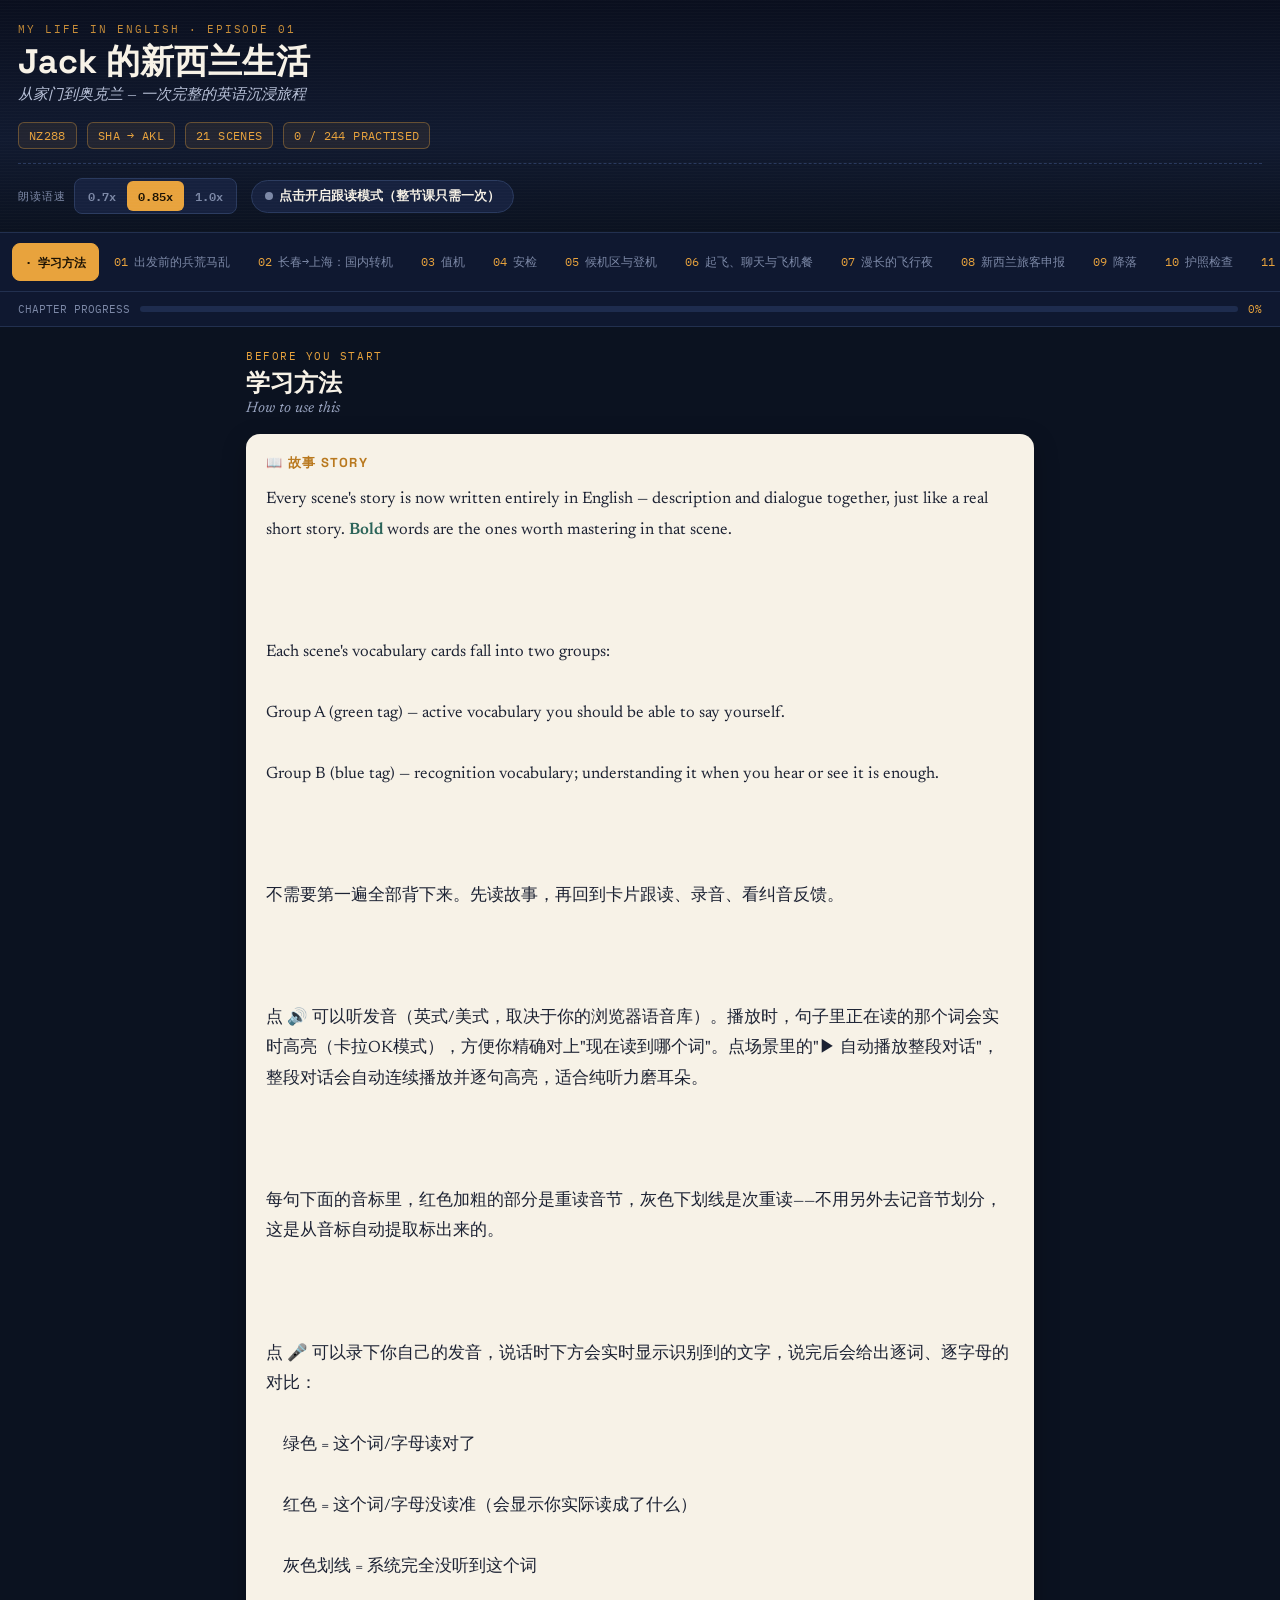
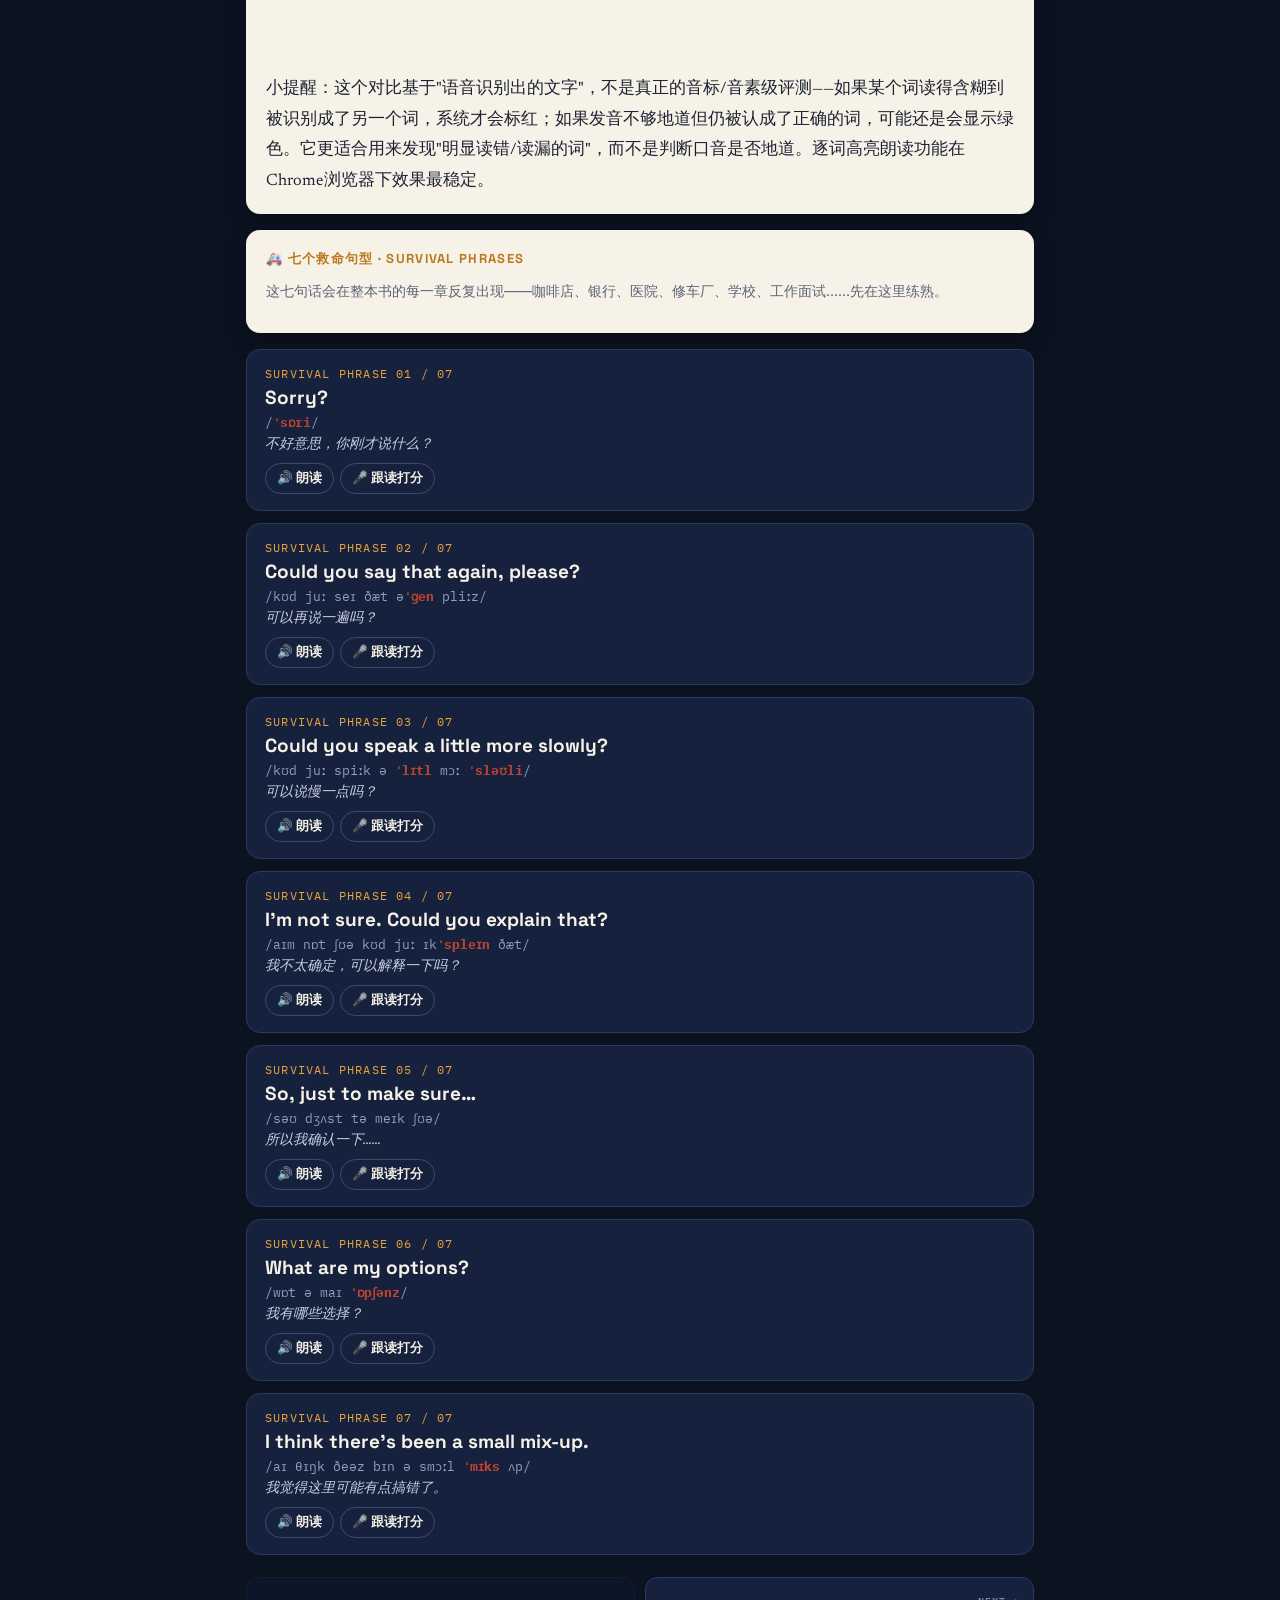
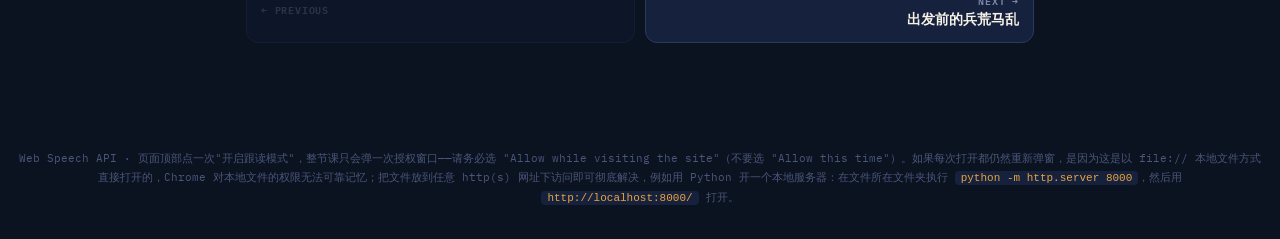
<file: vite-project/public/english.html>
<!DOCTYPE html>
<html lang="zh-CN">
<head>
<meta charset="UTF-8">
<meta name="viewport" content="width=device-width, initial-scale=1.0, maximum-scale=1.0">
<title>Jack 的新西兰生活 · Chapter 1</title>
<link rel="preconnect" href="https://fonts.googleapis.com">
<link href="https://fonts.googleapis.com/css2?family=Space+Grotesk:wght@500;700&family=IBM+Plex+Mono:wght@400;500;600&family=Newsreader:ital,opsz,wght@0,6..72,400;0,6..72,500;0,6..72,600;1,6..72,400&family=Inter:wght@400;500;600;700&display=swap" rel="stylesheet">
<style>
:root{
  --navy-950:#0B1220;
  --navy-900:#0F1830;
  --navy-800:#16213E;
  --navy-700:#1E2C4E;
  --paper:#F7F2E7;
  --paper-dim:#EFE6D2;
  --paper-line:#DED0AE;
  --ink:#1C2233;
  --ink-soft:#5B6478;
  --amber:#E8A33D;
  --amber-deep:#B9791F;
  --teal:#3E8E7E;
  --teal-deep:#2C6459;
  --coral:#C1442E;
  --blue:#3E6FA3;
  --radius:14px;
}
*{box-sizing:border-box;}
html,body{margin:0;padding:0;}
body{
  background:var(--navy-950);
  color:var(--paper);
  font-family:'Inter',-apple-system,'PingFang SC','Microsoft YaHei',sans-serif;
  min-height:100vh;
}
::selection{background:var(--amber);color:var(--navy-950);}

/* ---------- Header / Departure Board ---------- */
.board{
  background:linear-gradient(180deg,#0A0F1E,#111A30 60%,#0B1220);
  border-bottom:1px solid #22304F;
  padding:22px 18px 18px;
  position:relative;
  overflow:hidden;
}
.board::before{
  content:"";
  position:absolute;inset:0;
  background:repeating-linear-gradient(180deg,rgba(255,255,255,0.015) 0px,rgba(255,255,255,0.015) 1px,transparent 1px,transparent 3px);
  pointer-events:none;
}
.board-eyebrow{
  font-family:'IBM Plex Mono',monospace;
  font-size:11px;letter-spacing:.18em;text-transform:uppercase;
  color:var(--amber);opacity:.85;margin-bottom:6px;
}
.board-title{
  font-family:'Space Grotesk',sans-serif;
  font-weight:700;
  font-size:clamp(24px,6vw,34px);
  line-height:1.15;
  color:var(--paper);
  margin:0 0 4px;
}
.board-sub{
  font-family:'Newsreader',serif;
  font-style:italic;
  color:#B9C2D9;
  font-size:15px;
  margin:0 0 18px;
}
.flight-strip{
  display:flex;gap:10px;flex-wrap:wrap;
  font-family:'IBM Plex Mono',monospace;
  font-size:12px;
}
.flight-chip{
  background:rgba(232,163,61,0.08);
  border:1px solid rgba(232,163,61,0.35);
  color:var(--amber);
  padding:5px 10px;border-radius:6px;
  letter-spacing:.03em;
}
.control-row{
  display:flex;gap:14px;flex-wrap:wrap;align-items:center;
  margin-top:14px;padding-top:14px;border-top:1px dashed #2A3A5E;
}
.control-group{display:flex;align-items:center;gap:8px;}
.control-label{
  font-family:'IBM Plex Mono',monospace;font-size:10.5px;color:#7C88A6;
  text-transform:uppercase;letter-spacing:.1em;
}
.speed-seg{display:flex;background:var(--navy-800);border:1px solid #2A3A5E;border-radius:8px;padding:2px;}
.speed-btn{
  font-family:'IBM Plex Mono',monospace;font-size:12px;font-weight:600;
  background:none;border:none;color:#7C88A6;padding:5px 11px;border-radius:6px;
  cursor:pointer;transition:.15s;
}
.speed-btn.active{background:var(--amber);color:#1B1204;}
.mic-status-btn{
  font-family:'Inter',sans-serif;font-size:12.5px;font-weight:600;
  background:var(--navy-800);border:1px solid #2A3A5E;color:var(--paper);
  padding:7px 13px;border-radius:20px;cursor:pointer;
  display:inline-flex;align-items:center;gap:6px;transition:.15s;
}
.mic-status-btn .dot{width:8px;height:8px;border-radius:50%;background:#7C88A6;}
.mic-status-btn.granted{border-color:var(--teal);color:var(--teal);}
.mic-status-btn.granted .dot{background:var(--teal);box-shadow:0 0 6px var(--teal);}
.mic-status-btn.denied{border-color:var(--coral);color:var(--coral);}
.mic-status-btn.denied .dot{background:var(--coral);}

/* ---------- Scene rail (nav) ---------- */
.rail-wrap{
  background:var(--navy-900);
  border-bottom:1px solid #22304F;
  overflow-x:auto;
  -webkit-overflow-scrolling:touch;
}
.rail{
  display:flex;gap:2px;padding:10px 12px;min-width:max-content;
}
.rail-btn{
  font-family:'IBM Plex Mono',monospace;
  font-size:11.5px;
  background:transparent;border:1px solid transparent;
  color:#7C88A6;
  padding:8px 12px;border-radius:8px;
  cursor:pointer;white-space:nowrap;
  transition:.15s;
}
.rail-btn .n{color:var(--amber);margin-right:6px;}
.rail-btn:hover{color:var(--paper);background:#1A253F;}
.rail-btn.active{
  background:var(--amber);color:#1B1204;font-weight:600;
  border-color:var(--amber);
}
.rail-btn.active .n{color:#1B1204;}

/* ---------- Progress ---------- */
.progress-wrap{
  padding:10px 18px;background:var(--navy-900);
  border-bottom:1px solid #22304F;
  display:flex;align-items:center;gap:10px;
}
.progress-label{font-family:'IBM Plex Mono',monospace;font-size:10.5px;color:#7C88A6;white-space:nowrap;}
.progress-track{flex:1;height:6px;background:#1E2C4E;border-radius:4px;overflow:hidden;}
.progress-fill{height:100%;background:linear-gradient(90deg,var(--teal),var(--amber));width:0%;transition:width .4s;}
.progress-count{font-family:'IBM Plex Mono',monospace;font-size:10.5px;color:var(--amber);}

/* ---------- Main content ---------- */
main{max-width:820px;margin:0 auto;padding:22px 16px 80px;}
.scene{display:none;}
.scene.active{display:block;animation:fadein .35s ease;}
@keyframes fadein{from{opacity:0;transform:translateY(6px);}to{opacity:1;transform:none;}}

.scene-head{margin-bottom:18px;}
.scene-kicker{
  font-family:'IBM Plex Mono',monospace;font-size:11px;color:var(--amber);
  letter-spacing:.14em;text-transform:uppercase;margin-bottom:4px;
}
.scene-title{
  font-family:'Space Grotesk',sans-serif;font-weight:700;
  font-size:24px;color:var(--paper);margin:0 0 2px;
}
.scene-en{font-family:'Newsreader',serif;font-style:italic;color:#9AA5C1;font-size:15px;}

/* Story card */
.card{
  background:var(--paper);
  color:var(--ink);
  border-radius:var(--radius);
  padding:20px 20px 18px;
  margin-bottom:16px;
  box-shadow:0 8px 24px rgba(0,0,0,0.25);
}
.card h3{
  font-family:'Space Grotesk',sans-serif;font-size:13px;
  text-transform:uppercase;letter-spacing:.1em;
  color:var(--amber-deep);margin:0 0 12px;
  display:flex;align-items:center;gap:8px;
}
.story-text{
  font-family:'Newsreader',serif;
  font-size:16.5px;line-height:1.85;
  color:var(--ink);
  white-space:pre-wrap;
}
.story-text b{color:var(--teal-deep);font-weight:600;}
.story-toggle{
  margin-top:10px;background:none;border:none;color:var(--amber-deep);
  font-family:'IBM Plex Mono',monospace;font-size:12px;cursor:pointer;
  text-decoration:underline;padding:0;
}
.story-collapsed{max-height:220px;overflow:hidden;position:relative;}
.story-collapsed::after{
  content:"";position:absolute;left:0;right:0;bottom:0;height:60px;
  background:linear-gradient(180deg,rgba(247,242,231,0),var(--paper));
}

/* Dialogue lines */
.dlg-toolbar{
  display:flex;align-items:center;gap:10px;flex-wrap:wrap;
  margin:-4px 0 12px;
}
.dlg-toolbar-hint{font-size:12px;color:var(--ink-soft);font-family:'Newsreader',serif;font-style:italic;}
.ibtn.autoplay-btn{
  background:var(--amber);border-color:var(--amber-deep);color:#1B1204;
  font-size:13px;padding:8px 14px;
}
.ibtn.autoplay-btn.playing{
  background:var(--coral);border-color:var(--coral);color:#fff;
  animation:pulse 1.4s infinite;
}
.dlg-line{
  border-top:1px dashed var(--paper-line);
  padding:12px 6px;
  display:flex;gap:10px;align-items:flex-start;
  border-radius:8px;
  transition:background .25s, box-shadow .25s;
}
.dlg-line.dlg-active{
  background:#FBF0DA;
  box-shadow:inset 3px 0 0 var(--amber-deep);
}
.dlg-line:first-child{border-top:none;}
.dlg-avatar{
  width:30px;height:30px;border-radius:50%;flex:none;
  display:flex;align-items:center;justify-content:center;
  font-family:'IBM Plex Mono',monospace;font-weight:600;font-size:12px;
  color:#fff;margin-top:2px;
}
.dlg-body{flex:1;min-width:0;}
.dlg-speaker{font-family:'IBM Plex Mono',monospace;font-size:10.5px;color:var(--ink-soft);text-transform:uppercase;letter-spacing:.08em;margin-bottom:2px;}
.dlg-en{font-size:15.5px;font-weight:500;color:var(--ink);margin-bottom:2px;}
.dlg-ipa{font-family:'IBM Plex Mono',monospace;font-size:12px;color:var(--amber-deep);margin-bottom:3px;}
.stress-p{color:var(--coral);font-weight:800;font-size:1.05em;}
.stress-s{color:var(--ink-soft);text-decoration:underline dotted;text-decoration-color:currentColor;}
.kw-line{display:inline;}
.kw{
  display:inline-block;border-radius:4px;padding:0 2px;margin:0 -2px;
  transition:background .12s, color .12s;
}
.kw.active{background:var(--amber);color:#1B1204;font-weight:700;}
.rescue-card .kw.active{background:var(--amber);color:#1B1204;}
.dlg-zh{font-size:13px;color:var(--ink-soft);}
.dlg-controls{display:flex;gap:6px;margin-top:8px;flex-wrap:wrap;}

/* Buttons */
.ibtn{
  border:1px solid var(--paper-line);
  background:#fff;
  color:var(--ink);
  font-family:'Inter',sans-serif;
  font-size:12.5px;font-weight:600;
  padding:6px 11px;border-radius:20px;
  cursor:pointer;display:inline-flex;align-items:center;gap:5px;
  transition:.15s;
}
.ibtn:hover{border-color:var(--amber-deep);color:var(--amber-deep);}
.ibtn:active{transform:scale(.96);}
.ibtn.playing{background:var(--amber);border-color:var(--amber-deep);color:#1B1204;}
.ibtn.recording{background:var(--coral);border-color:var(--coral);color:#fff;animation:pulse 1s infinite;}
@keyframes pulse{0%,100%{opacity:1;}50%{opacity:.65;}}
.ibtn:disabled{opacity:.4;cursor:default;}

.feedback{
  margin-top:8px;padding:9px 12px;border-radius:10px;
  font-size:13px;display:none;
}
.feedback.show{display:block;}
.feedback.good{background:#E4F1EC;color:var(--teal-deep);border:1px solid #BEDDD1;}
.feedback.ok{background:#FBF0DA;color:var(--amber-deep);border:1px solid #F0D6A0;}
.feedback.bad{background:#FBE7E1;color:var(--coral);border:1px solid #F1C1B3;}
.feedback .heard{font-family:'IBM Plex Mono',monospace;font-size:11.5px;opacity:.8;margin-top:3px;}
.fb-head{font-weight:600;margin-bottom:8px;}
.live-transcript{
  margin-top:6px;font-family:'IBM Plex Mono',monospace;font-size:12px;
  color:var(--ink-soft);min-height:16px;font-style:italic;
}
.diff-line{
  font-family:'IBM Plex Mono',monospace;font-size:15px;line-height:2.2;
  color:var(--ink);
}
.diff-line .w-ok{
  color:var(--teal-deep);border-bottom:2px solid var(--teal);
  padding:1px 2px;
}
.diff-line .w-miss{
  color:#9AA1B0;text-decoration:line-through wavy #C1442E;
  padding:1px 2px;
}
.w-bad-wrap{display:inline-flex;flex-direction:column;align-items:flex-start;vertical-align:top;margin:2px 4px 6px 0;}
.diff-line .w-bad{
  color:var(--coral);font-weight:700;border-bottom:2px solid var(--coral);
  padding:1px 2px;
}
.letter-row{display:flex;gap:2px;margin-top:3px;}
.ltr{
  font-family:'IBM Plex Mono',monospace;font-size:11px;font-weight:600;
  padding:1px 4px;border-radius:4px;line-height:1.5;
}
.ltr.ok{background:#E4F1EC;color:var(--teal-deep);}
.ltr.bad{background:#FBE7E1;color:var(--coral);text-decoration:underline wavy var(--coral);}
.ltr.miss{background:#EFE9E3;color:#9AA1B0;text-decoration:line-through;}
.w-said{
  font-family:'Inter',sans-serif;font-size:10.5px;color:var(--ink-soft);
  margin-top:2px;font-style:italic;
}
.diff-extra{
  margin-top:8px;font-size:12.5px;color:var(--amber-deep);
  font-family:'IBM Plex Mono',monospace;
}
.diff-extra .w-extra{
  background:#FBF0DA;padding:1px 6px;border-radius:4px;margin-right:4px;display:inline-block;
}

/* Vocab grid */
.vocab-grid{display:grid;grid-template-columns:repeat(auto-fill,minmax(240px,1fr));gap:12px;}
.vcard{
  background:#fff;
  border:1px solid var(--paper-line);
  border-radius:12px;
  padding:14px 14px 12px;
  position:relative;
}
.vcard::before{
  content:"";position:absolute;left:-6px;top:50%;transform:translateY(-50%);
  width:12px;height:12px;border-radius:50%;background:var(--navy-950);
}
.vtype{
  position:absolute;top:10px;right:10px;
  font-family:'IBM Plex Mono',monospace;font-size:9.5px;font-weight:600;
  padding:2px 7px;border-radius:10px;letter-spacing:.05em;
}
.vtype.A{background:#E4F1EC;color:var(--teal-deep);}
.vtype.B{background:#E7EDF6;color:var(--blue);}
.vword{font-family:'Space Grotesk',sans-serif;font-weight:700;font-size:16px;color:var(--ink);margin-bottom:1px;padding-right:44px;}
.vipa{font-family:'IBM Plex Mono',monospace;font-size:12px;color:var(--amber-deep);margin-bottom:6px;}
.vmeaning{font-size:13px;color:var(--ink-soft);margin-bottom:8px;}
.vexample{font-size:12.5px;font-family:'Newsreader',serif;font-style:italic;color:var(--ink);margin-bottom:8px;line-height:1.5;}

/* Key phrases hero list */
.phrase-item{
  background:#fff;border:1px solid var(--paper-line);border-radius:12px;
  padding:14px 16px;margin-bottom:10px;
}
.phrase-en{font-family:'Space Grotesk',sans-serif;font-weight:700;font-size:16.5px;color:var(--ink);}
.phrase-ipa{font-family:'IBM Plex Mono',monospace;font-size:12px;color:var(--amber-deep);margin:3px 0;}
.phrase-zh{font-size:13.5px;color:var(--ink-soft);margin-bottom:8px;}

/* Life-saving phrases special styling on navy */
.rescue-card{
  background:var(--navy-800);border:1px solid #2A3A5E;
  border-radius:14px;padding:16px 18px;margin-bottom:12px;
}
.rescue-num{
  font-family:'IBM Plex Mono',monospace;color:var(--amber);font-size:12px;
  letter-spacing:.1em;margin-bottom:4px;
}
.rescue-en{font-family:'Space Grotesk',sans-serif;font-weight:700;font-size:19px;color:var(--paper);}
.rescue-ipa{font-family:'IBM Plex Mono',monospace;color:#8FA0C6;font-size:12.5px;margin:4px 0 3px;}
.rescue-zh{font-family:'Newsreader',serif;font-style:italic;color:#C7CFE4;font-size:14px;margin-bottom:10px;}
.rescue-card .feedback{background:rgba(255,255,255,0.06);}
.rescue-card .feedback.good{background:rgba(62,142,126,.18);color:#8FD9C4;border-color:rgba(62,142,126,.4);}
.rescue-card .feedback.ok{background:rgba(232,163,61,.15);color:#F0C778;border-color:rgba(232,163,61,.4);}
.rescue-card .feedback.bad{background:rgba(193,68,46,.18);color:#F0A08D;border-color:rgba(193,68,46,.4);}
.rescue-card .ibtn{background:transparent;border-color:#3A4A70;color:var(--paper);}
.rescue-card .ibtn:hover{border-color:var(--amber);color:var(--amber);}
.rescue-card .diff-line{color:var(--paper);}
.rescue-card .diff-line .w-ok{color:#8FD9C4;border-color:var(--teal);}
.rescue-card .diff-line .w-bad{color:#F0A08D;border-color:var(--coral);}
.rescue-card .diff-line .w-miss{color:#7C88A6;}
.rescue-card .w-said{color:#9AA5C1;}
.rescue-card .live-transcript{color:#9AA5C1;}
.rescue-card .stress-s{color:#9AA5C1;}

/* Challenge checklist */
.check-item{
  display:flex;align-items:center;gap:10px;
  padding:9px 4px;border-bottom:1px solid var(--paper-line);
  cursor:pointer;user-select:none;
}
.check-item:last-child{border-bottom:none;}
.check-box{
  width:20px;height:20px;border-radius:6px;border:2px solid var(--ink-soft);
  flex:none;display:flex;align-items:center;justify-content:center;
  font-size:12px;color:transparent;transition:.15s;
}
.check-item.done .check-box{background:var(--teal);border-color:var(--teal-deep);color:#fff;}
.check-item.done .check-text{color:var(--ink-soft);text-decoration:line-through;}
.check-text{font-size:14.5px;color:var(--ink);}
.check-zh{font-size:12px;color:var(--ink-soft);margin-left:auto;padding-left:8px;text-align:right;}

/* nav footer */
.scene-nav{display:flex;justify-content:space-between;gap:10px;margin-top:22px;}
.navbtn{
  flex:1;background:var(--navy-800);border:1px solid #2A3A5E;
  color:var(--paper);border-radius:12px;padding:13px 14px;
  font-family:'Inter',sans-serif;font-weight:600;font-size:13.5px;
  cursor:pointer;text-align:left;
}
.navbtn.next{text-align:right;}
.navbtn:hover{border-color:var(--amber);color:var(--amber);}
.navbtn .lbl{display:block;font-family:'IBM Plex Mono',monospace;font-size:10px;color:#7C88A6;text-transform:uppercase;letter-spacing:.08em;margin-bottom:2px;}
.navbtn:disabled{opacity:.3;cursor:default;}

.mic-hint{
  font-family:'IBM Plex Mono',monospace;font-size:11px;color:#7C88A6;
  background:var(--navy-800);border:1px solid #2A3A5E;border-radius:10px;
  padding:10px 14px;margin-bottom:16px;display:none;
}
.mic-hint.show{display:block;}

footer{
  text-align:center;padding:26px 16px 40px;
  font-family:'IBM Plex Mono',monospace;font-size:11px;color:#4A567A;
  line-height:1.7;
}
footer code{background:#16213E;color:var(--amber);padding:1px 6px;border-radius:4px;}
</style>
</head>
<body>

<div class="board">
  <div class="board-eyebrow">My Life in English · Episode 01</div>
  <h1 class="board-title">Jack 的新西兰生活</h1>
  <p class="board-sub">从家门到奥克兰 — 一次完整的英语沉浸旅程</p>
  <div class="flight-strip">
    <span class="flight-chip">NZ288</span>
    <span class="flight-chip">SHA → AKL</span>
    <span class="flight-chip">21 SCENES</span>
    <span class="flight-chip" id="progressChip">0 / 0 PRACTISED</span>
  </div>
  <div class="control-row">
    <div class="control-group">
      <span class="control-label">朗读语速</span>
      <div class="speed-seg" id="speedSeg">
        <button class="speed-btn" data-rate="0.7">0.7x</button>
        <button class="speed-btn active" data-rate="0.85">0.85x</button>
        <button class="speed-btn" data-rate="1">1.0x</button>
      </div>
    </div>
    <div class="control-group">
      <button class="mic-status-btn" id="micStatusBtn"><span class="dot"></span><span id="micStatusText">点击开启跟读模式（整节课只需一次）</span></button>
    </div>
  </div>
</div>

<div class="rail-wrap">
  <div class="rail" id="rail"></div>
</div>

<div class="progress-wrap">
  <span class="progress-label">CHAPTER PROGRESS</span>
  <div class="progress-track"><div class="progress-fill" id="progressFill"></div></div>
  <span class="progress-count" id="progressPct">0%</span>
</div>

<main id="main"></main>

<footer>Web Speech API · 页面顶部点一次"开启跟读模式"，整节课只会弹一次授权窗口——请务必选 "Allow while visiting the site"（不要选 "Allow this time"）。如果每次打开都仍然重新弹窗，是因为这是以 file:// 本地文件方式直接打开的，Chrome 对本地文件的权限无法可靠记忆；把文件放到任意 http(s) 网址下访问即可彻底解决，例如用 Python 开一个本地服务器：在文件所在文件夹执行 <code>python -m http.server 8000</code>，然后用 <code>http://localhost:8000/</code> 打开。</footer>

<script>
/* ============================================================
   DATA
============================================================ */
const scenes = [
{
  id:0,tag:"INTRO",title:"学习方法",en:"How to use this",
  isIntro:true,
  story:`Every scene's story is now written entirely in English — description and dialogue together, just like a real short story. <b>Bold</b> words are the ones worth mastering in that scene.

Each scene's vocabulary cards fall into two groups:
Group A (green tag) — active vocabulary you should be able to say yourself.
Group B (blue tag) — recognition vocabulary; understanding it when you hear or see it is enough.

不需要第一遍全部背下来。先读故事，再回到卡片跟读、录音、看纠音反馈。

点 🔊 可以听发音（英式/美式，取决于你的浏览器语音库）。播放时，句子里正在读的那个词会实时高亮（卡拉OK模式），方便你精确对上"现在读到哪个词"。点场景里的"▶ 自动播放整段对话"，整段对话会自动连续播放并逐句高亮，适合纯听力磨耳朵。

每句下面的音标里，红色加粗的部分是重读音节，灰色下划线是次重读——不用另外去记音节划分，这是从音标自动提取标出来的。

点 🎤 可以录下你自己的发音，说话时下方会实时显示识别到的文字，说完后会给出逐词、逐字母的对比：
　绿色 = 这个词/字母读对了
　红色 = 这个词/字母没读准（会显示你实际读成了什么）
　灰色划线 = 系统完全没听到这个词

小提醒：这个对比基于"语音识别出的文字"，不是真正的音标/音素级评测——如果某个词读得含糊到被识别成了另一个词，系统才会标红；如果发音不够地道但仍被认成了正确的词，可能还是会显示绿色。它更适合用来发现"明显读错/读漏的词"，而不是判断口音是否地道。逐词高亮朗读功能在Chrome浏览器下效果最稳定。`,
  dialogue:[],vocab:[],phrases:[]
},
{
  id:1,tag:"04:30",title:"出发前的兵荒马乱",en:"Packing Disaster & The Taxi",
  story:`At four-thirty in the morning, before the alarm even rang, Jack was already wide awake. Truthfully, he had barely slept at all. Today he was leaving Changchun for New Zealand — alone, for the very first time. It would take two flights to get there: first a short domestic hop down to Shanghai, then the long haul out across the Pacific.

Two enormous <b>suitcases</b> lay open on the bedroom floor. On the desk sat his <b>passport</b>, his <b>visa</b>, a printed <b>e-ticket</b>, an <b>itinerary</b>, and a copy of his <b>travel insurance</b>.

The first thing Jack did after getting out of bed was check his passport. Still there. Five minutes later, he checked it again. Still there.

"Why do I keep checking you?" he muttered. The passport, of course, said nothing back.

He knelt on the floor for one last inspection of his luggage. "Passport… visa… wallet… phone…" Then came the smaller things: a <b>phone charger</b>, a <b>power bank</b>, <b>earphones</b>, a <b>neck pillow</b>, a wash bag, a jacket, a few sweaters, and a pair of sturdy <b>hiking boots</b>.

Halfway through packing, he suddenly stood up and marched into the kitchen. Five minutes later he came back holding a packet of hotpot seasoning. "This is essential," he said, and stuffed it into a corner of the suitcase, along with two packets of instant noodles and a bag of loose-leaf tea. "Perfect."

Jack yanked the <b>zipper</b> shut and lifted the suitcase onto the bathroom scale. 29.4 kilograms. He went quiet. The <b>baggage allowance</b> printed on his ticket said 23 kilograms. "This is not going to end well."

He reopened the case — two sweaters came out, then a pair of shoes, then a paperback book. He stared at the enormous bag of snacks still sitting there. Food, or clothes? It was, he decided, one of the great dilemmas of adult life. In the end he simply put on a second jacket instead of packing it. "Problem solved," he announced to the empty room. At least, that's what he chose to believe.

At six o'clock, the taxi pulled up outside. The driver popped the trunk. "Airport?" "Yes, please — <b>Changchun Longjia Airport</b>, for the flight to Shanghai." The driver glanced at the two oversized suitcases. "Do you need a hand with those?" "Yes, please. They're a bit heavy." The driver hoisted the first one and visibly sagged under the weight. "A bit heavy?" Jack pretended not to hear.

The driver loaded the bags into the <b>boot</b> — the word New Zealanders and the British use, while Americans usually say <b>trunk</b>. As the car pulled away, the driver glanced at him in the rear-view mirror. "Heading somewhere nice?" "New Zealand, eventually. Shanghai first, then a connecting flight." "Long day ahead of you, then." "Tell me about it," Jack said, and looked out at Changchun sliding past in the dark, wondering when he'd next see it.`,
  dialogue:[
    {sp:"Driver",en:"Do you need a hand with those?",ipa:"/də jʊ niːd ə hænd wɪð ðəʊz/",zh:"需要帮你拿这些吗？"},
    {sp:"Jack",en:"Yes, please. They're a bit heavy.",ipa:"/jes pliːz ðeər ə bɪt ˈhevi/",zh:"好的，谢谢，它们有点重。"},
    {sp:"Driver",en:"Heading somewhere nice?",ipa:"/ˈhedɪŋ ˈsʌmweə naɪs/",zh:"要去什么好地方吗？"},
    {sp:"Jack",en:"New Zealand, eventually. Shanghai first, then a connecting flight.",ipa:"/njuː ˈziːlənd ɪˈventʃuəli ˈʃæŋhaɪ fɜːst ðen ə kəˈnektɪŋ flaɪt/",zh:"最终目的地是新西兰，先到上海，然后转机。"},
    {sp:"Driver",en:"Long day ahead of you, then.",ipa:"/lɒŋ deɪ əˈhed əv juː ðen/",zh:"那你今天有得忙了。"}
  ],
  vocab:[
    {t:"A",w:"suitcase",ipa:"/ˈsuːtkeɪs/",zh:"行李箱",ex:"Two big suitcases lay on the floor."},
    {t:"A",w:"passport",ipa:"/ˈpɑːspɔːt/",zh:"护照",ex:"Jack kept checking his passport."},
    {t:"A",w:"visa",ipa:"/ˈviːzə/",zh:"签证",ex:"His visa was with his passport."},
    {t:"B",w:"e-ticket",ipa:"/ˈiː ˌtɪkɪt/",zh:"电子机票",ex:"He printed his e-ticket."},
    {t:"B",w:"itinerary",ipa:"/aɪˈtɪnərəri/",zh:"行程单",ex:"The itinerary was on the desk."},
    {t:"B",w:"travel insurance",ipa:"/ˈtrævəl ɪnˌʃʊərəns/",zh:"旅行保险",ex:"Don't forget your travel insurance."},
    {t:"A",w:"phone charger",ipa:"/fəʊn ˈtʃɑːdʒə/",zh:"手机充电器",ex:"He packed his phone charger."},
    {t:"A",w:"power bank",ipa:"/ˈpaʊə bæŋk/",zh:"充电宝",ex:"The power bank was fully charged."},
    {t:"B",w:"neck pillow",ipa:"/nek ˈpɪləʊ/",zh:"U型枕",ex:"He grabbed his neck pillow."},
    {t:"B",w:"hiking boots",ipa:"/ˈhaɪkɪŋ buːts/",zh:"登山靴",ex:"He packed his hiking boots."},
    {t:"A",w:"baggage allowance",ipa:"/ˈbæɡɪdʒ əˌlaʊəns/",zh:"行李额度",ex:"The baggage allowance is 23 kilograms."},
    {t:"A",w:"domestic flight",ipa:"/dəˈmestɪk flaɪt/",zh:"国内航班",ex:"He took a domestic flight to Shanghai first."}
  ],
  phrases:[
    {en:"Do you need a hand with those?",ipa:"/də jʊ niːd ə hænd wɪð ðəʊz/",zh:"需要帮你拿这些吗？"},
    {en:"They're a bit heavy.",ipa:"/ðeər ə bɪt ˈhevi/",zh:"它们有点重。"},
    {en:"Shanghai first, then a connecting flight.",ipa:"/ˈʃæŋhaɪ fɜːst ðen ə kəˈnektɪŋ flaɪt/",zh:"先到上海，然后转机。"}
  ]
},
{
  id:101,tag:"06:20",title:"长春→上海：国内转机",en:"Changchun to Shanghai: The Connecting Flight",
  story:`The domestic flight down to Shanghai was mercifully uneventful — a two-hour hop with barely enough time for a short nap and a plastic cup of orange juice. Landing at Shanghai, Jack followed the crowd off the aircraft and straight into a maze of signs: BAGGAGE CLAIM one way, TRANSFERS / CONNECTING FLIGHTS the other.

He found the <b>domestic arrivals</b> baggage belt without much trouble and pulled his suitcase off it — no case of mistaken identity this time. Then came the real question: what next?

A sign above a nearby counter read TRANSFER DESK. He stopped a passing staff member. "Excuse me — I've got a <b>connecting flight</b> to Auckland. Where do I go?" "Is your <b>onward flight</b> from Terminal 1 or Terminal 2?" Jack checked his printed itinerary. "Terminal 1, I think — Air New Zealand." "You'll need to take the <b>inter-terminal shuttle bus</b>. It runs every ten minutes, just outside baggage claim."

Ten minutes later, Jack stood outside with two suitcases, a growing sense of <b>jet lag</b>, and no idea which direction was which. A shuttle bus, labelled helpfully in both Chinese and English, pulled up right on cue. "Terminal 1?" he asked the driver, just to be sure. The driver nodded. A short ride later, Jack stepped off in front of a very different set of departure boards — this time, all international.

He checked his watch. Plenty of time before his flight to Auckland. He pushed his luggage trolley toward the <b>international departures</b> hall, quietly grateful that the trickiest part of the journey — for now — was behind him.`,
  dialogue:[
    {sp:"Jack",en:"I've got a connecting flight to Auckland. Where do I go?",ipa:"/aɪv ɡɒt ə kəˈnektɪŋ flaɪt tə ˈɔːklənd weə duː aɪ ɡəʊ/",zh:"我有一个转机航班去奥克兰，我该往哪走？"},
    {sp:"Staff",en:"Is your onward flight from Terminal 1 or Terminal 2?",ipa:"/ɪz jɔːr ˈɒnwəd flaɪt frɒm ˈtɜːmɪnl wʌn ɔː ˈtɜːmɪnl tuː/",zh:"你的后续航班是从1号还是2号航站楼出发？"},
    {sp:"Jack",en:"Terminal 1, I think — Air New Zealand.",ipa:"/ˈtɜːmɪnl wʌn aɪ θɪŋk eər njuː ˈziːlənd/",zh:"应该是1号航站楼——新西兰航空。"},
    {sp:"Staff",en:"You'll need to take the inter-terminal shuttle bus.",ipa:"/juːl niːd tə teɪk ði ˈɪntə ˈtɜːmɪnl ˈʃʌtl bʌs/",zh:"你需要坐航站楼间的接驳车。"},
    {sp:"Jack",en:"Terminal 1?",ipa:"/ˈtɜːmɪnl wʌn/",zh:"是去1号航站楼吗？"}
  ],
  vocab:[
    {t:"A",w:"domestic arrivals",ipa:"/dəˈmestɪk əˈraɪvəlz/",zh:"国内到达",ex:"He landed in the domestic arrivals area."},
    {t:"A",w:"transfer desk",ipa:"/ˈtrænsfɜː desk/",zh:"转机服务台",ex:"He stopped at the transfer desk to ask for directions."},
    {t:"A",w:"connecting flight",ipa:"/kəˈnektɪŋ flaɪt/",zh:"转乘/联程航班",ex:"He had a connecting flight to Auckland."},
    {t:"A",w:"onward flight",ipa:"/ˈɒnwəd flaɪt/",zh:"后续航班",ex:"Is your onward flight from Terminal 1 or Terminal 2?"},
    {t:"A",w:"inter-terminal shuttle bus",ipa:"/ˈɪntə ˈtɜːmɪnl ˈʃʌtl bʌs/",zh:"航站楼间接驳车",ex:"You'll need to take the inter-terminal shuttle bus."},
    {t:"A",w:"international departures",ipa:"/ˌɪntəˈnæʃənəl dɪˈpɑːtʃəz/",zh:"国际出发",ex:"He pushed his trolley toward international departures."},
    {t:"B",w:"jet lag",ipa:"/dʒet læɡ/",zh:"时差反应",ex:"A growing sense of jet lag set in."}
  ],
  phrases:[
    {en:"Which terminal does my flight leave from?",ipa:"/wɪtʃ ˈtɜːmɪnl dʌz maɪ flaɪt liːv frɒm/",zh:"我的航班从哪个航站楼出发？"},
    {en:"Do I need to take a shuttle bus?",ipa:"/duː aɪ niːd tə teɪk ə ˈʃʌtl bʌs/",zh:"我需要坐接驳车吗？"},
    {en:"How do I get to the international terminal?",ipa:"/haʊ duː aɪ ɡet tə ði ˌɪntəˈnæʃənəl ˈtɜːmɪnl/",zh:"我怎么去国际航站楼？"}
  ]
},
{
  id:2,tag:"10:30",title:"值机",en:"The Departure Board & Check-in",
  story:`Now inside the <b>departure hall</b>, Jack looked up at the <b>departure board</b>, a huge screen scrolling through dozens of flights. There it was: NZ288 — AUCKLAND — ON TIME. "At least the plane exists," he thought. Underneath, another line read: Check-in was already open.

With <b>check-in counter</b> lines still moving steadily, Jack joined the queue. There was no <b>self-service kiosk</b> free, so he waited in the regular line instead. When his turn finally came, the staff member smiled. "May I see your <b>passport</b> and <b>booking reference</b>, please?" "Sure. Here you are." "Would you prefer an <b>aisle seat</b> or a <b>window seat</b>?" "<b>Window seat</b>, please. I want to see the ocean." "Do you have any bags to check in?" "Two." "Please put the first one on the <b>scale</b>."

The number jumped to 31.5 kilograms. "Sir, the <b>weight limit</b> for <b>checked baggage</b> is 23 kilograms. This bag is <b>overweight</b>." "How much overweight?" "Eight and a half kilos." "<b>What are my options?</b>" "You can pay the <b>excess baggage fee</b>, or remove some items." "I'll remove some items."

Right there at the counter, Jack unzipped the suitcase. Out came a sweater, a pair of shoes, some snacks, and — inevitably — the hotpot seasoning. "What is that?" the staff member asked. "Hotpot seasoning," Jack said. "Emergency food." She laughed. Everything went into the <b>carry-on bag</b>, which instantly puffed up like a balloon. Back on the scale: 22.8 kilograms. "Perfect."

"Here's your <b>boarding pass</b>. <b>Gate</b> 71. <b>Boarding time</b> is 12:20. Your <b>seat number</b> is 34A. Have a nice flight." "Thank you." One obstacle down. Jack let out a long breath and headed for security.`,
  dialogue:[
    {sp:"Staff",en:"May I see your passport and booking reference, please?",ipa:"/meɪ aɪ siː jɔː ˈpɑːspɔːt ənd ˈbʊkɪŋ ˈrefərəns pliːz/",zh:"可以看一下您的护照和预订编号吗？"},
    {sp:"Jack",en:"Sure. Here you are.",ipa:"/ʃʊə hɪə juː ɑː/",zh:"好的，给您。"},
    {sp:"Staff",en:"Would you prefer an aisle seat or a window seat?",ipa:"/wʊd juː prɪˈfɜːr ən aɪl siːt ɔːr ə ˈwɪndəʊ siːt/",zh:"您想靠走道还是靠窗？"},
    {sp:"Jack",en:"Window seat, please.",ipa:"/ˈwɪndəʊ siːt pliːz/",zh:"靠窗，谢谢。"},
    {sp:"Staff",en:"This bag is overweight.",ipa:"/ðɪs bæɡ ɪz ˌəʊvəˈweɪt/",zh:"这个箱子超重了。"},
    {sp:"Jack",en:"What are my options?",ipa:"/wɒt ə maɪ ˈɒpʃənz/",zh:"我有哪些选择？"},
    {sp:"Staff",en:"You can pay the excess baggage fee, or remove some items.",ipa:"/juː kæn peɪ ði ɪkˈses ˈbæɡɪdʒ fiː ɔː rɪˈmuːv sʌm ˈaɪtəmz/",zh:"您可以付超重费，或者拿出一些东西。"},
    {sp:"Jack",en:"I'll remove some items.",ipa:"/aɪl rɪˈmuːv sʌm ˈaɪtəmz/",zh:"我拿一些东西出来。"}
  ],
  vocab:[
    {t:"A",w:"departure hall",ipa:"/dɪˈpɑːtʃə hɔːl/",zh:"出发大厅",ex:"Jack entered the departure hall."},
    {t:"A",w:"departure board",ipa:"/dɪˈpɑːtʃə bɔːd/",zh:"出发信息屏",ex:"He looked up at the departure board."},
    {t:"A",w:"check-in counter",ipa:"/ˈtʃek ɪn ˌkaʊntə/",zh:"值机柜台",ex:"He went to the check-in counter."},
    {t:"A",w:"booking reference",ipa:"/ˈbʊkɪŋ ˌrefərəns/",zh:"预订编号",ex:"May I see your booking reference?"},
    {t:"A",w:"aisle seat",ipa:"/aɪl siːt/",zh:"靠过道座位",ex:"Would you like an aisle seat?"},
    {t:"A",w:"window seat",ipa:"/ˈwɪndəʊ siːt/",zh:"靠窗座位",ex:"Window seat, please."},
    {t:"A",w:"weight limit",ipa:"/weɪt ˈlɪmɪt/",zh:"重量限制",ex:"The weight limit is 23 kilograms."},
    {t:"A",w:"checked baggage",ipa:"/tʃekt ˈbæɡɪdʒ/",zh:"托运行李",ex:"Your checked baggage is overweight."},
    {t:"A",w:"overweight",ipa:"/ˌəʊvəˈweɪt/",zh:"超重",ex:"This bag is overweight."},
    {t:"B",w:"excess baggage fee",ipa:"/ɪkˈses ˈbæɡɪdʒ fiː/",zh:"超额行李费",ex:"You can pay the excess baggage fee."},
    {t:"A",w:"carry-on bag",ipa:"/ˈkæri ɒn bæɡ/",zh:"随身行李",ex:"He stuffed everything into his carry-on bag."},
    {t:"A",w:"boarding pass",ipa:"/ˈbɔːdɪŋ pɑːs/",zh:"登机牌",ex:"Here's your boarding pass."},
    {t:"A",w:"gate",ipa:"/ɡeɪt/",zh:"登机口",ex:"Your gate is Gate 71."},
    {t:"A",w:"seat number",ipa:"/siːt ˈnʌmbə/",zh:"座位号",ex:"Your seat number is 34A."},
    {t:"B",w:"self-service kiosk",ipa:"/self ˈsɜːvɪs ˈkiːɒsk/",zh:"自助值机机器",ex:"There was no self-service kiosk free."},
    {t:"B",w:"online check-in",ipa:"/ˈɒnlaɪn tʃek ɪn/",zh:"网上值机",ex:"Some passengers had already done online check-in."}
  ],
  phrases:[
    {en:"May I see your passport and booking reference, please?",ipa:"/meɪ aɪ siː jɔː ˈpɑːspɔːt ənd ˈbʊkɪŋ ˈrefərəns pliːz/",zh:"可以看一下您的护照和预订编号吗？"},
    {en:"What are my options?",ipa:"/wɒt ə maɪ ˈɒpʃənz/",zh:"我有哪些选择？"},
    {en:"I'll remove some items.",ipa:"/aɪl rɪˈmuːv sʌm ˈaɪtəmz/",zh:"我拿一些东西出来。"}
  ]
},
{
  id:3,tag:"11:20",title:"安检",en:"Security",
  story:`Next came the <b>security checkpoint</b>. An announcement looped overhead: "Please place laptops, tablets, liquids and electronics in a separate <b>tray</b>." Jack emptied his laptop, phone, earphones, and power bank into a plastic tray. Then, from a side pocket, he pulled out a half-empty bottle of water.

The security officer spotted it instantly. "Sir, you can't take that through." "Why not?" "It's over the <b>liquid</b> limit — anything above 100 millilitres has to go in the bin." "Please <b>dispose of</b> it over there." Jack looked mournfully at the bottle. "Goodbye," he said, and dropped it in.

Next was the <b>metal detector</b>. "Please <b>remove</b> your belt and jacket." Jack slipped off his jacket, unbuckled his belt, and stepped through. BEEP. "Step aside, please." An officer approached with a <b>handheld scanner</b> and swept it around his waist. BEEP again. "Ah — it's your <b>belt buckle</b>." Jack took the belt off completely and walked through a second time. Silence. "<b>Bag's clear</b>. Have a good trip."

He put his shoes back on, refastened his belt, and gathered his things, walking away as briskly as someone who had just escaped custody. Passing a mirror, he caught sight of himself — hair messy, shirt crooked, one shoelace still undone. "Excellent," he thought. "First international trip, and dignity is already gone."`,
  dialogue:[
    {sp:"Officer",en:"Please place laptops, tablets, liquids and electronics in a separate tray.",ipa:"/pliːz pleɪs ˈlæptɒps ˈtæblɪts ˈlɪkwɪdz ənd ɪˌlekˈtrɒnɪks ɪn ə ˈsepərət treɪ/",zh:"请把笔记本电脑、平板、液体和电子产品放进单独的托盘。"},
    {sp:"Officer",en:"Sir, you can't take that through. It's over the liquid limit.",ipa:"/sɜː juː kɑːnt teɪk ðæt θruː ɪts ˈəʊvə ðə ˈlɪkwɪd ˈlɪmɪt/",zh:"先生，这个不能带过去，超过液体限量了。"},
    {sp:"Officer",en:"Please remove your belt and jacket.",ipa:"/pliːz rɪˈmuːv jɔː belt ənd ˈdʒækɪt/",zh:"请脱下皮带和外套。"},
    {sp:"Officer",en:"Step aside, please. It's your belt buckle.",ipa:"/step əˈsaɪd pliːz ɪts jɔː belt ˈbʌkl/",zh:"请靠边站一下，是您的皮带扣。"},
    {sp:"Officer",en:"Bag's clear. Have a good trip.",ipa:"/bæɡz klɪə hæv ə ɡʊd trɪp/",zh:"行李检查没问题，一路顺风。"}
  ],
  vocab:[
    {t:"A",w:"security checkpoint",ipa:"/sɪˈkjʊərəti ˈtʃekpɔɪnt/",zh:"安检口",ex:"Next was the security checkpoint."},
    {t:"A",w:"tray",ipa:"/treɪ/",zh:"托盘",ex:"Put everything in a separate tray."},
    {t:"A",w:"liquid",ipa:"/ˈlɪkwɪd/",zh:"液体",ex:"It's over the liquid limit."},
    {t:"A",w:"dispose of",ipa:"/dɪˈspəʊz əv/",zh:"丢弃、处理掉",ex:"Please dispose of it."},
    {t:"A",w:"bin",ipa:"/bɪn/",zh:"垃圾桶",ex:"Put it in the bin."},
    {t:"B",w:"metal detector",ipa:"/ˈmetl dɪˌtektə/",zh:"金属探测门",ex:"He walked through the metal detector."},
    {t:"B",w:"handheld scanner",ipa:"/ˈhændheld ˌskænə/",zh:"手持扫描仪",ex:"The officer used a handheld scanner."},
    {t:"B",w:"belt buckle",ipa:"/belt ˈbʌkl/",zh:"皮带扣",ex:"It's your belt buckle."},
    {t:"A",w:"remove",ipa:"/rɪˈmuːv/",zh:"脱下、取下",ex:"Please remove your belt."}
  ],
  phrases:[
    {en:"Do I need to take my laptop out?",ipa:"/duː aɪ niːd tə teɪk maɪ ˈlæptɒp aʊt/",zh:"我需要把笔记本电脑拿出来吗？"},
    {en:"Can I take this through security?",ipa:"/kæn aɪ teɪk ðɪs θruː sɪˈkjʊərəti/",zh:"这个可以过安检吗？"},
    {en:"Where can I throw this away?",ipa:"/weər kæn aɪ θrəʊ ðɪs əˈweɪ/",zh:"我可以在哪里把这个扔掉？"}
  ]
},
{
  id:4,tag:"12:05",title:"候机区与登机",en:"Departure Area & Boarding",
  story:`Through security at last, Jack stepped into the international <b>departure area</b>. He rode the <b>moving walkway</b> most of the way to Gate 71, and plugged his phone into a <b>charging station</b> along the way. Beside it stood a <b>duty-free shop</b>; he picked up a box of New Zealand chocolate, checked the price, and quietly put it back. "I haven't even landed in New Zealand and it's already expensive," he thought.

He wandered over to a huge <b>floor-to-ceiling window</b> and found his aircraft parked on the <b>apron</b> below, a silver <b>fern</b> painted across its tail. "That's my plane," he said quietly, and for the first time the trip felt real.

At 12:05, an announcement crackled through the terminal: "Flight NZ288 to Auckland is now <b>boarding</b>. Passengers in <b>priority boarding</b> and Groups 1 and 2, please proceed to Gate 71." Jack shot to his feet, then checked his boarding pass — Group 4 — and sat back down, slightly embarrassed. Ten minutes later: "Passengers in Groups 3 and 4 may now board." "Finally."

At the gate, an agent scanned his ticket. "<b>Boarding pass</b> and <b>passport</b>, please." BEEP. Green light. "You're all good." Jack walked down the <b>jet bridge</b>, and at the aircraft door a <b>flight attendant</b> greeted him with a smile. "Kia ora! Welcome aboard." "Kia ora," he replied — his very first word of Māori, spoken before he'd even landed.

He made his way down the aisle, past row after row, until he reached 34A — already occupied. "Excuse me. I think that's my seat." "Oh! Sorry, I'm 34B." "No worries." He wrestled his overstuffed <b>carry-on</b> toward the <b>overhead compartment</b>; it wouldn't fit. "Try turning it sideways," the flight attendant suggested. One twist later, it slid right in.

The passenger beside him was a woman in her sixties, wearing a knitted hat. "First time flying <b>long-haul</b>?" she asked. "Yes. Is it that obvious?" "A little. I'm Margaret." "Jack." "Nice to meet you, Jack."`,
  dialogue:[
    {sp:"Announce",en:"Flight NZ288 to Auckland is now boarding.",ipa:"/flaɪt en zed tuː eɪt eɪt tə ˈɔːklənd ɪz naʊ ˈbɔːdɪŋ/",zh:"飞往奥克兰的NZ288航班开始登机。"},
    {sp:"Agent",en:"Boarding pass and passport, please.",ipa:"/ˈbɔːdɪŋ pɑːs ənd ˈpɑːspɔːt pliːz/",zh:"请出示登机牌和护照。"},
    {sp:"Crew",en:"Kia ora! Welcome aboard.",ipa:"/ˈkiːə ˈɔːrə ˈwelkəm əˈbɔːd/",zh:"你好！欢迎登机。"},
    {sp:"Jack",en:"Excuse me. I think that's my seat.",ipa:"/ɪkˈskjuːz miː aɪ θɪŋk ðæts maɪ siːt/",zh:"不好意思，我想那是我的座位。"},
    {sp:"Margaret",en:"First time flying long-haul?",ipa:"/fɜːst taɪm ˈflaɪɪŋ ˌlɒŋ ˈhɔːl/",zh:"第一次坐长途航班吗？"},
    {sp:"Jack",en:"Yes. Is it that obvious?",ipa:"/jes ɪz ɪt ðæt ˈɒbviəs/",zh:"是的，有那么明显吗？"}
  ],
  vocab:[
    {t:"A",w:"departure area",ipa:"/dɪˈpɑːtʃər ˌeəriə/",zh:"候机区",ex:"Jack entered the departure area."},
    {t:"B",w:"moving walkway",ipa:"/ˈmuːvɪŋ ˌwɔːkweɪ/",zh:"自动步道",ex:"He took the moving walkway."},
    {t:"B",w:"duty-free shop",ipa:"/ˌdjuːti ˈfriː ʃɒp/",zh:"免税店",ex:"He walked into the duty-free shop."},
    {t:"B",w:"apron",ipa:"/ˈeɪprən/",zh:"停机坪",ex:"The aircraft was on the apron."},
    {t:"B",w:"fern",ipa:"/fɜːn/",zh:"蕨叶（新西兰标志）",ex:"There was a silver fern on the tail."},
    {t:"A",w:"boarding",ipa:"/ˈbɔːdɪŋ/",zh:"登机",ex:"The flight is now boarding."},
    {t:"B",w:"jet bridge",ipa:"/dʒet brɪdʒ/",zh:"登机廊桥",ex:"Jack walked through the jet bridge."},
    {t:"A",w:"flight attendant",ipa:"/flaɪt əˈtendənt/",zh:"空乘",ex:"A flight attendant greeted him."},
    {t:"A",w:"overhead compartment",ipa:"/ˌəʊvəhed kəmˈpɑːtmənt/",zh:"头顶行李舱",ex:"Put your bag in the overhead compartment."},
    {t:"A",w:"long-haul flight",ipa:"/ˌlɒŋ ˈhɔːl flaɪt/",zh:"长途航班",ex:"First time flying long-haul?"},
    {t:"B",w:"priority boarding",ipa:"/praɪˈɒrəti ˈbɔːdɪŋ/",zh:"优先登机",ex:"Passengers in priority boarding may board first."}
  ],
  phrases:[
    {en:"Excuse me. I think that's my seat.",ipa:"/ɪkˈskjuːz miː aɪ θɪŋk ðæts maɪ siːt/",zh:"不好意思，我想那是我的座位。"},
    {en:"Try turning it sideways.",ipa:"/traɪ ˈtɜːnɪŋ ɪt ˈsaɪdweɪz/",zh:"试着侧过来放。"},
    {en:"Is it that obvious?",ipa:"/ɪz ɪt ðæt ˈɒbviəs/",zh:"有那么明显吗？"}
  ]
},
{
  id:5,tag:"13:05",title:"起飞、聊天与飞机餐",en:"Take-off, Margaret & Meal Service",
  story:`The aircraft door closed, and the captain's voice came over the speakers. "This is your <b>captain</b> speaking. Our flight time today is approximately eleven hours and thirty minutes. We'll be <b>cruising</b> at an <b>altitude</b> of 38,000 feet." Jack mostly caught the numbers.

"Please <b>fasten</b> your <b>seat belts</b>," a flight attendant announced. "Please switch your electronic devices to <b>airplane mode</b>." Outside, the <b>ground crew</b> was still loading the last of the luggage. The plane began <b>taxiing</b>, rolling slowly toward the <b>runway</b>. The engines suddenly roared. The plane accelerated — and then, smoothly, it <b>took off</b>.

Once the seatbelt sign switched off, Margaret struck up a conversation. "<b>What brings you to</b> Auckland?" "I'm moving to New Zealand." "That's exciting." "I'm heading home to Christchurch myself," she said. "If you ever go to the West Coast, watch out for the <b>sandflies</b>." "Sandflies?" "Tiny insects. Very annoying." "Great," Jack said. "One more thing to worry about."

Before long, the crew wheeled a <b>meal cart</b> down the aisle. "Chicken or <b>lamb</b>?" "Lamb, please." "Something to drink?" "<b>Still or sparkling</b>?" "Sorry?" "Still water or sparkling water?" "Oh — still water, please." "Could I have a glass of <b>red wine</b> as well?" "Of course." Margaret glanced at his tray. "How is it?" "Better than expected." "That," she said, "means it's good airline food."`,
  dialogue:[
    {sp:"Captain",en:"This is your captain speaking. We'll be cruising at an altitude of 38,000 feet.",ipa:"/ðɪs ɪz jɔː ˈkæptɪn ˈspiːkɪŋ wiːl biː ˈkruːzɪŋ æt ən ˈæltɪtjuːd əv ˈθɜːti eɪt ˈθaʊzənd fiːt/",zh:"这里是机长广播，我们将以38000英尺高度巡航。"},
    {sp:"Margaret",en:"What brings you to Auckland?",ipa:"/wɒt brɪŋz juː tə ˈɔːklənd/",zh:"什么原因让你来奥克兰？"},
    {sp:"Jack",en:"I'm moving to New Zealand.",ipa:"/aɪm ˈmuːvɪŋ tə njuː ˈziːlənd/",zh:"我要搬去新西兰住。"},
    {sp:"Crew",en:"Chicken or lamb?",ipa:"/ˈtʃɪkɪn ɔː læm/",zh:"鸡肉还是羊肉？"},
    {sp:"Crew",en:"Still or sparkling?",ipa:"/stɪl ɔː ˈspɑːklɪŋ/",zh:"无气还是有气泡水？"},
    {sp:"Jack",en:"Could I have a glass of red wine, please?",ipa:"/kʊd aɪ hæv ə ɡlɑːs əv red waɪn pliːz/",zh:"可以给我一杯红酒吗？"}
  ],
  vocab:[
    {t:"A",w:"captain",ipa:"/ˈkæptɪn/",zh:"机长",ex:"This is your captain speaking."},
    {t:"A",w:"fasten your seat belt",ipa:"/ˈfɑːsən jɔː ˈsiːt belt/",zh:"系好安全带",ex:"Please fasten your seat belt."},
    {t:"A",w:"airplane mode",ipa:"/ˈeəpleɪn məʊd/",zh:"飞行模式",ex:"Switch to airplane mode."},
    {t:"B",w:"ground crew",ipa:"/ɡraʊnd kruː/",zh:"地勤人员",ex:"Ground crew loaded the luggage."},
    {t:"A",w:"runway",ipa:"/ˈrʌnweɪ/",zh:"跑道",ex:"The plane moved toward the runway."},
    {t:"A",w:"take off",ipa:"/teɪk ɒf/",zh:"起飞",ex:"The plane took off."},
    {t:"A",w:"What brings you to…?",ipa:"/wɒt brɪŋz juː tə/",zh:"什么原因让你来……？",ex:"What brings you to Auckland?"},
    {t:"B",w:"sandflies",ipa:"/ˈsændflaɪz/",zh:"沙蝇",ex:"Watch out for the sandflies."},
    {t:"A",w:"lamb",ipa:"/læm/",zh:"羊肉",ex:"Chicken or lamb?"},
    {t:"A",w:"still water",ipa:"/stɪl ˈwɔːtə/",zh:"无气泡水",ex:"Still water, please."},
    {t:"A",w:"sparkling water",ipa:"/ˈspɑːklɪŋ ˈwɔːtə/",zh:"气泡水",ex:"Still or sparkling?"},
    {t:"A",w:"red wine",ipa:"/red waɪn/",zh:"红酒",ex:"Could I have a glass of red wine?"}
  ],
  phrases:[
    {en:"What brings you to Auckland?",ipa:"/wɒt brɪŋz juː tə ˈɔːklənd/",zh:"什么原因让你来奥克兰？"},
    {en:"Could I have a glass of red wine, please?",ipa:"/kʊd aɪ hæv ə ɡlɑːs əv red waɪn pliːz/",zh:"可以给我一杯红酒吗？"},
    {en:"Still or sparkling?",ipa:"/stɪl ɔː ˈspɑːklɪŋ/",zh:"无气还是有气泡的？"}
  ]
},
{
  id:6,tag:"14:30",title:"漫长的飞行夜",en:"The Long Night",
  story:`After the meal service, the cabin lights dimmed. Jack switched on the <b>seat-back screen</b> and browsed the <b>in-flight entertainment</b> system. Out of curiosity, he tapped open the <b>flight map</b>: Time remaining — 8 hours 47 minutes. "That was a mistake," he thought, and closed it immediately.

"Excuse me — do you mind if I <b>recline</b> my seat?" he asked the passenger behind him. "No problem." He pulled on an <b>eye mask</b>, wrapped himself in a <b>blanket</b>, and closed his eyes.

DING. The <b>seatbelt sign</b> lit up. "We're experiencing some <b>turbulence</b>. Please return to your seats and fasten your seat belts." Beside him, Margaret was already fast asleep, letting out a faint, contented <b>snoring</b> sound.

A few hours later, Jack woke up and went looking for the toilet. One door read <b>OCCUPIED</b>, the other <b>VACANT</b>. "Very useful English," he thought. On his way back from the <b>lavatory</b>, he pressed the <b>call button</b>. "Could I have a cup of tea, please? And do you have any <b>snacks</b>?" "We have peanuts, pretzels and biscuits." "Peanuts, please." "Anything else?" "No, thanks. <b>That's all</b>." It was, he decided, a wonderfully useful little phrase.`,
  dialogue:[
    {sp:"Jack",en:"Excuse me. Do you mind if I recline my seat?",ipa:"/ɪkˈskjuːz miː duː juː maɪnd ɪf aɪ rɪˈklaɪn maɪ siːt/",zh:"不好意思，我把椅背往后放一点可以吗？"},
    {sp:"Crew",en:"We're experiencing some turbulence. Please return to your seats.",ipa:"/wɪər ɪkˈspɪəriənsɪŋ sʌm ˈtɜːbjələns pliːz rɪˈtɜːn tə jɔː siːts/",zh:"我们遇到一些气流颠簸，请回到座位上。"},
    {sp:"Jack",en:"Could I have a cup of tea, please? And do you have any snacks?",ipa:"/kʊd aɪ hæv ə kʌp əv tiː pliːz ənd duː juː hæv ˈeni snæks/",zh:"可以给我一杯茶吗？有零食吗？"},
    {sp:"Crew",en:"We have peanuts, pretzels and biscuits.",ipa:"/wiː hæv ˈpiːnʌts ˈpretsəlz ənd ˈbɪskɪts/",zh:"我们有花生、椒盐脆饼和饼干。"},
    {sp:"Jack",en:"No, thanks. That's all.",ipa:"/nəʊ θæŋks ðæts ɔːl/",zh:"不用了，谢谢，就这些。"}
  ],
  vocab:[
    {t:"B",w:"in-flight entertainment",ipa:"/ˌɪn flaɪt ˌentəˈteɪnmənt/",zh:"机上娱乐",ex:"He opened the in-flight entertainment system."},
    {t:"A",w:"recline",ipa:"/rɪˈklaɪn/",zh:"向后放倒椅背",ex:"Do you mind if I recline my seat?"},
    {t:"A",w:"blanket",ipa:"/ˈblæŋkɪt/",zh:"毯子",ex:"Could I have a blanket?"},
    {t:"A",w:"seatbelt sign",ipa:"/ˈsiːtbelt saɪn/",zh:"安全带指示灯",ex:"The seatbelt sign came on."},
    {t:"A",w:"turbulence",ipa:"/ˈtɜːbjələns/",zh:"气流颠簸",ex:"We're experiencing some turbulence."},
    {t:"A",w:"lavatory",ipa:"/ˈlævətri/",zh:"飞机厕所",ex:"He went to the lavatory."},
    {t:"A",w:"occupied / vacant",ipa:"/ˈɒkjupaɪd/ /ˈveɪkənt/",zh:"有人/空着",ex:"The lavatory was occupied."},
    {t:"A",w:"call button",ipa:"/kɔːl ˈbʌtən/",zh:"呼叫按钮",ex:"He pressed the call button."},
    {t:"A",w:"snack",ipa:"/snæk/",zh:"零食",ex:"Do you have any snacks?"},
    {t:"A",w:"That's all",ipa:"/ðæts ɔːl/",zh:"就这些",ex:"No, thanks. That's all."}
  ],
  phrases:[
    {en:"Do you mind if I recline my seat?",ipa:"/duː juː maɪnd ɪf aɪ rɪˈklaɪn maɪ siːt/",zh:"我把椅背往后放一点可以吗？"},
    {en:"Could I have a blanket and a pillow?",ipa:"/kʊd aɪ hæv ə ˈblæŋkɪt ənd ə ˈpɪləʊ/",zh:"可以给我一条毯子和一个枕头吗？"},
    {en:"No, thanks. That's all.",ipa:"/nəʊ θæŋks ðæts ɔːl/",zh:"不用了，谢谢，就这些。"}
  ]
},
{
  id:7,tag:"23:30",title:"新西兰旅客申报",en:"New Zealand Traveller Declaration",
  story:`As the flight neared Auckland, Margaret woke up and stretched. "You've done your <b>New Zealand Traveller Declaration</b>?" she asked. Jack pulled out his phone and opened the <b>NZTD</b> app. It asked for his full name, date of birth, passport number, flight number, <b>occupation</b>, <b>purpose of travel</b>, and his <b>address</b> in New Zealand.

Then came the most important section: Are you bringing any <b>food</b> into New Zealand? Jack thought of the tea, the snacks, the hotpot seasoning — and the apple in his bag. He tapped YES. Next: Any <b>outdoor equipment</b>, including hiking boots? YES again.

Margaret glanced over his shoulder. "If you're not sure, <b>declare</b> it." "That's the rule?" "That's a very good rule." Jack tapped submit, and suddenly the packet of hotpot seasoning felt less like a snack and more like an international incident.`,
  dialogue:[
    {sp:"Margaret",en:"You've done your New Zealand Traveller Declaration?",ipa:"/juːv dʌn jɔː njuː ˈziːlənd ˈtrævələr ˌdekləˈreɪʃən/",zh:"你填过新西兰旅客申报了吗？"},
    {sp:"Jack",en:"If you're not sure, declare it?",ipa:"/ɪf jʊə nɒt ʃʊə dɪˈkleər ɪt/",zh:"不确定的话就申报？"},
    {sp:"Margaret",en:"That's a very good rule.",ipa:"/ðæts ə ˈveri ɡʊd ruːl/",zh:"这是个非常好的规则。"}
  ],
  vocab:[
    {t:"A",w:"declaration",ipa:"/ˌdekləˈreɪʃən/",zh:"申报",ex:"He completed his declaration."},
    {t:"A",w:"declare",ipa:"/dɪˈkleə/",zh:"申报",ex:"If you're not sure, declare it."},
    {t:"B",w:"occupation",ipa:"/ˌɒkjuˈpeɪʃən/",zh:"职业",ex:"The form asked for his occupation."},
    {t:"A",w:"purpose of travel",ipa:"/ˈpɜːpəs əv ˈtrævəl/",zh:"旅行目的",ex:"He entered his purpose of travel."},
    {t:"A",w:"address",ipa:"/əˈdres/",zh:"地址",ex:"He entered his Auckland address."},
    {t:"A",w:"food",ipa:"/fuːd/",zh:"食品",ex:"Are you bringing any food?"},
    {t:"B",w:"outdoor equipment",ipa:"/ˈaʊtdɔːr ɪˌkwɪpmənt/",zh:"户外装备",ex:"Any outdoor equipment?"},
    {t:"A",w:"submit",ipa:"/səbˈmɪt/",zh:"提交",ex:"Jack submitted the declaration."}
  ],
  phrases:[
    {en:"If you're not sure, declare it.",ipa:"/ɪf jʊə nɒt ʃʊə dɪˈkleər ɪt/",zh:"不确定的话就申报。"},
    {en:"Do I need to declare this?",ipa:"/duː aɪ niːd tə dɪˈkleə ðɪs/",zh:"我需要申报这个吗？"},
    {en:"I'm not sure whether I need to declare this.",ipa:"/aɪm nɒt ʃʊər ˈweðər aɪ niːd tə dɪˈkleə ðɪs/",zh:"我不确定是否需要申报这个。"}
  ]
},
{
  id:8,tag:"01:15",title:"降落",en:"Descent & Landing",
  story:`An announcement rang out again. "We will shortly begin our <b>descent</b> into Auckland." Jack lifted his <b>window shade</b>. Outside there was only cloud at first, then it broke apart to reveal sea, green land, roads, and rooftops. Margaret pointed. "That's Auckland."

The plane lowered its <b>landing gear</b>, and a faint tremor ran through the cabin. "Please fasten your seat belts and ensure your tray tables are <b>stowed</b>." Lower and lower the plane came. THUMP. The wheels touched the <b>runway</b>.

Margaret turned to him and smiled. "Welcome to New Zealand." Jack grinned back. "Thank you."`,
  dialogue:[
    {sp:"Captain",en:"We will shortly begin our descent into Auckland.",ipa:"/wiː wɪl ˈʃɔːtli bɪˈɡɪn aʊər dɪˈsent ˈɪntə ˈɔːklənd/",zh:"我们即将开始下降进入奥克兰。"},
    {sp:"Margaret",en:"That's Auckland.",ipa:"/ðæts ˈɔːklənd/",zh:"那就是奥克兰。"},
    {sp:"Margaret",en:"Welcome to New Zealand.",ipa:"/ˈwelkəm tə njuː ˈziːlənd/",zh:"欢迎来到新西兰。"}
  ],
  vocab:[
    {t:"B",w:"descent",ipa:"/dɪˈsent/",zh:"下降",ex:"We will begin our descent."},
    {t:"A",w:"landing",ipa:"/ˈlændɪŋ/",zh:"降落",ex:"Prepare for landing."},
    {t:"A",w:"window shade",ipa:"/ˈwɪndəʊ ʃeɪd/",zh:"遮光板",ex:"Open your window shade."},
    {t:"B",w:"landing gear",ipa:"/ˈlændɪŋ ɡɪə/",zh:"起落架",ex:"The plane lowered its landing gear."},
    {t:"B",w:"stowed",ipa:"/stəʊd/",zh:"已收好的",ex:"Ensure your tray tables are stowed."},
    {t:"A",w:"runway",ipa:"/ˈrʌnweɪ/",zh:"跑道",ex:"The wheels touched the runway."}
  ],
  phrases:[
    {en:"Welcome to New Zealand.",ipa:"/ˈwelkəm tə njuː ˈziːlənd/",zh:"欢迎来到新西兰。"}
  ]
},
{
  id:9,tag:"01:40",title:"护照检查",en:"Passport Control",
  story:`Off the plane, Jack followed the crowd down a long <b>arrivals corridor</b>. Ahead, the path split into two: New Zealand Citizens & Residents on one side, All Other Passengers on the other. He joined the queue for <b>passport control</b>. There was also an <b>e-gate</b> lane for eligible passport holders, but as a first-time visitor he lined up for the manned counter instead.

"Passport, please." "What is the <b>purpose of your visit</b>?" "I'm moving to New Zealand." "How long are you planning to stay?" "<b>Long term</b>." "Where will you be staying?" "In Auckland." "Do you have the address?" "Yes." "Are you <b>travelling alone</b>?" "Yes." "You've completed your New Zealand Traveller Declaration?" "Yes."

"<b>Everything looks fine</b>. Welcome to New Zealand." "Thank you." Jack had always imagined <b>immigration</b> as something like an interrogation. In reality, it turned out to be a short string of simple questions. The real challenge wasn't the vocabulary at all — it was reacting quickly enough when someone spoke fast.`,
  dialogue:[
    {sp:"Officer",en:"What is the purpose of your visit?",ipa:"/wɒt ɪz ðə ˈpɜːpəs əv jɔː ˈvɪzɪt/",zh:"你此行的目的是什么？"},
    {sp:"Jack",en:"I'm moving to New Zealand.",ipa:"/aɪm ˈmuːvɪŋ tə njuː ˈziːlənd/",zh:"我要搬来新西兰。"},
    {sp:"Officer",en:"Where will you be staying?",ipa:"/weə wɪl juː biː ˈsteɪɪŋ/",zh:"你会住在哪里？"},
    {sp:"Officer",en:"Are you travelling alone?",ipa:"/ɑː juː ˈtrævəlɪŋ əˌləʊn/",zh:"你是一个人旅行吗？"},
    {sp:"Officer",en:"Everything looks fine. Welcome to New Zealand.",ipa:"/ˈevriθɪŋ lʊks faɪn ˈwelkəm tə njuː ˈziːlənd/",zh:"一切都没问题，欢迎来到新西兰。"}
  ],
  vocab:[
    {t:"A",w:"passport control",ipa:"/ˈpɑːspɔːt kənˌtrəʊl/",zh:"护照检查",ex:"Jack came to passport control."},
    {t:"A",w:"immigration",ipa:"/ˌɪmɪˈɡreɪʃən/",zh:"入境/移民检查",ex:"He went through immigration."},
    {t:"A",w:"purpose of visit",ipa:"/ˈpɜːpəs əv ˈvɪzɪt/",zh:"来访目的",ex:"What is the purpose of your visit?"},
    {t:"A",w:"long term",ipa:"/ˌlɒŋ ˈtɜːm/",zh:"长期",ex:"I'm planning to stay long term."},
    {t:"A",w:"travelling alone",ipa:"/ˈtrævəlɪŋ əˌləʊn/",zh:"独自旅行",ex:"Are you travelling alone?"},
    {t:"B",w:"e-gate",ipa:"/ˈiː ɡeɪt/",zh:"电子通关闸机",ex:"There was an e-gate lane for eligible passport holders."}
  ],
  phrases:[
    {en:"What is the purpose of your visit?",ipa:"/wɒt ɪz ðə ˈpɜːpəs əv jɔː ˈvɪzɪt/",zh:"你此行的目的是什么？"},
    {en:"I'm moving to New Zealand.",ipa:"/aɪm ˈmuːvɪŋ tə njuː ˈziːlənd/",zh:"我要搬来新西兰。"},
    {en:"Are you travelling alone?",ipa:"/ɑː juː ˈtrævəlɪŋ əˌləʊn/",zh:"你是一个人旅行吗？"}
  ]
},
{
  id:10,tag:"01:50",title:"提取行李",en:"Baggage Claim",
  story:`Jack made his way to <b>baggage claim</b>. The screen read: NZ288 — Carousel 5. He stood by the <b>carousel</b>, watching the suitcases roll past. A black case — not his. A blue one — not his either. Then a grey one appeared. "That one!" He pulled it off the belt.

"Excuse me! <b>That's my bag</b>," a stranger said behind him. Jack froze, looked down — same colour, same size, but definitely the wrong case. "<b>I am so sorry</b>." "No worries." Two minutes later, his actual suitcase appeared. This time, he checked the <b>baggage tag</b> first before touching it. "Progress," he muttered.`,
  dialogue:[
    {sp:"Stranger",en:"Excuse me! That's my bag.",ipa:"/ɪkˈskjuːz miː ðæts maɪ bæɡ/",zh:"不好意思！那是我的行李。"},
    {sp:"Jack",en:"I am so sorry.",ipa:"/aɪ æm səʊ ˈsɒri/",zh:"真的很抱歉。"},
    {sp:"Stranger",en:"No worries.",ipa:"/nəʊ ˈwʌriz/",zh:"没关系。"}
  ],
  vocab:[
    {t:"A",w:"baggage claim",ipa:"/ˈbæɡɪdʒ kleɪm/",zh:"行李提取区",ex:"Jack went to baggage claim."},
    {t:"A",w:"carousel",ipa:"/ˌkærəˈsel/",zh:"行李转盘",ex:"He waited at Carousel 5."},
    {t:"A",w:"baggage tag",ipa:"/ˈbæɡɪdʒ tæɡ/",zh:"行李标签",ex:"He checked the baggage tag first."},
    {t:"A",w:"luggage trolley",ipa:"/ˈlʌɡɪdʒ ˌtrɒli/",zh:"行李推车",ex:"He put the suitcase on the luggage trolley."}
  ],
  phrases:[
    {en:"My bag hasn't arrived.",ipa:"/maɪ bæɡ ˈhæznt əˈraɪvd/",zh:"我的行李还没出来。"},
    {en:"Could you check where my bag is?",ipa:"/kʊd juː tʃek weə maɪ bæɡ ɪz/",zh:"可以帮我查一下行李在哪吗？"},
    {en:"I am so sorry.",ipa:"/aɪ æm səʊ ˈsɒri/",zh:"真的很抱歉。"}
  ]
},
{
  id:11,tag:"02:05",title:"生物安全",en:"Customs & Biosecurity",
  story:`One last hurdle remained: Customs and Biosecurity. Ahead, the hall split into two lanes — a <b>nothing to declare</b> channel and a <b>goods to declare</b> channel. Jack, having ticked "yes" on his declaration, walked straight into the second one.

"You've declared <b>food</b>?" the officer asked. "Yes." "What have you got?" "Some tea, packaged snacks, and hotpot seasoning." "Is everything <b>commercially packaged</b>?" "I think so." "Any <b>fresh fruit</b>?" Jack's stomach dropped — the apple. "Yes. One apple." "You'll need to <b>dispose of</b> that." "No problem." "Any meat, <b>dairy</b>, <b>honey</b>, <b>plants</b>, or <b>seeds</b>?" "No." "Any outdoor equipment?" "Yes, hiking boots." "Any <b>soil</b> or <b>mud</b> on them?" "I don't think so." "Let's have a look."

Jack set the boots down on the <b>inspection table</b>. Sure enough, a small patch of dried mud clung to one heel. The officer wiped it clean. "That's fine." Jack, remembering the hotpot seasoning again, couldn't resist asking. "I'm not sure about this one — is it <b>allowed</b>?" "You did the right thing by declaring it." A sentence, Jack decided, worth remembering.`,
  dialogue:[
    {sp:"Officer",en:"You've declared food? What have you got?",ipa:"/juːv dɪˈkleəd fuːd wɒt hæv juː ɡɒt/",zh:"你申报了食物？有什么东西？"},
    {sp:"Jack",en:"Some tea, packaged snacks and hotpot seasoning.",ipa:"/sʌm tiː ˈpækɪdʒd snæks ənd ˈhɒtpɒt ˈsiːzənɪŋ/",zh:"一些茶叶，包装零食和火锅底料。"},
    {sp:"Officer",en:"Any fresh fruit?",ipa:"/ˈeni freʃ fruːt/",zh:"有新鲜水果吗？"},
    {sp:"Jack",en:"Yes. One apple.",ipa:"/jes wʌn ˈæpl/",zh:"有，一个苹果。"},
    {sp:"Officer",en:"You'll need to dispose of that.",ipa:"/juːl niːd tə dɪˈspəʊz əv ðæt/",zh:"这个需要丢弃。"},
    {sp:"Jack",en:"I'm not sure about this. Is it allowed?",ipa:"/aɪm nɒt ʃʊər əˈbaʊt ðɪs ɪz ɪt əˈlaʊd/",zh:"我不确定这个，可以带吗？"},
    {sp:"Officer",en:"You did the right thing by declaring it.",ipa:"/juː dɪd ðə raɪt θɪŋ baɪ dɪˈkleərɪŋ ɪt/",zh:"你申报是对的。"}
  ],
  vocab:[
    {t:"A",w:"customs",ipa:"/ˈkʌstəmz/",zh:"海关",ex:"He went through customs."},
    {t:"A",w:"biosecurity",ipa:"/ˌbaɪəʊsɪˈkjʊərəti/",zh:"生物安全",ex:"New Zealand has strict biosecurity."},
    {t:"B",w:"commercially packaged",ipa:"/kəˌmɜːʃəli ˈpækɪdʒd/",zh:"商业包装的",ex:"Is everything commercially packaged?"},
    {t:"A",w:"fresh fruit",ipa:"/freʃ fruːt/",zh:"新鲜水果",ex:"Any fresh fruit?"},
    {t:"A",w:"dairy",ipa:"/ˈdeəri/",zh:"乳制品",ex:"Any meat, dairy or honey?"},
    {t:"A",w:"plants / seeds",ipa:"/plɑːnts/ /siːdz/",zh:"植物/种子",ex:"Any plants or seeds?"},
    {t:"A",w:"soil / mud",ipa:"/sɔɪl/ /mʌd/",zh:"土壤/泥",ex:"Any soil or mud on them?"},
    {t:"B",w:"inspection table",ipa:"/ɪnˈspekʃən ˌteɪbl/",zh:"检查台",ex:"Put the boots on the inspection table."},
    {t:"A",w:"allowed",ipa:"/əˈlaʊd/",zh:"被允许的",ex:"Is this allowed?"},
    {t:"A",w:"dispose of",ipa:"/dɪˈspəʊz əv/",zh:"丢弃",ex:"You'll need to dispose of that."},
    {t:"B",w:"nothing to declare",ipa:"/ˈnʌθɪŋ tə dɪˈkleə/",zh:"无申报通道",ex:"He walked into the nothing to declare channel."},
    {t:"B",w:"goods to declare",ipa:"/ɡʊdz tə dɪˈkleə/",zh:"有申报通道",ex:"Jack went through the goods to declare channel."}
  ],
  phrases:[
    {en:"Anything to declare?",ipa:"/ˈeniθɪŋ tə dɪˈkleə/",zh:"有需要申报的吗？"},
    {en:"Is this allowed into New Zealand?",ipa:"/ɪz ðɪs əˈlaʊd ˈɪntə njuː ˈziːlənd/",zh:"这个可以带进新西兰吗？"},
    {en:"You did the right thing by declaring it.",ipa:"/juː dɪd ðə raɪt θɪŋ baɪ dɪˈkleərɪŋ ɪt/",zh:"你申报是对的。"}
  ]
},
{
  id:12,tag:"02:20",title:"真正进入新西兰",en:"Arrivals Hall, SIM Card & Ground Transport",
  story:`The last door opened, and Jack pushed his <b>luggage trolley</b> into the <b>arrivals hall</b>. People everywhere — some holding up signs, some hugging, some clutching bunches of flowers. He checked his phone: No Service. "Of course," he sighed.

He found a mobile phone counter and a small <b>currency exchange</b> booth beside it. "Hi, I'd like a <b>prepaid SIM card</b>." "How much <b>data</b> do you need?" "I don't know yet — could you explain the options?" The staff member ran through a few plans. "So, just to make sure, this includes data and <b>local calls</b>, right?" "That's right." "And there's no <b>contract</b>?" "No, it's prepaid." "Great, I'll take that one." "Would you like me to <b>activate</b> it for you?" "Yes, please." A few minutes later, a New Zealand network finally appeared on his screen.

Now — how to actually leave the airport? Signs pointed toward Taxi, Rideshare, Airport Bus, Rental Car, and Shuttle. He walked over to the <b>information desk</b>. "Excuse me, what's the easiest way to get into the city?" "You can take the airport bus, book a rideshare, or take a taxi." "How much is a taxi, roughly?" The staff member named a price. Jack paused for exactly two seconds. "Where's the <b>airport bus</b>?" "Just outside," she said, smiling.`,
  dialogue:[
    {sp:"Jack",en:"Hi. I'd like a prepaid SIM card.",ipa:"/haɪ aɪd laɪk ə ˌpriːpeɪd sɪm kɑːd/",zh:"你好，我想要一张预付费手机卡。"},
    {sp:"Staff",en:"How much data do you need?",ipa:"/haʊ mʌtʃ ˈdeɪtə duː juː niːd/",zh:"你需要多少流量？"},
    {sp:"Jack",en:"I don't know yet. Could you explain the options?",ipa:"/aɪ dəʊnt nəʊ jet kʊd juː ɪkˈspleɪn ði ˈɒpʃənz/",zh:"我还不确定，可以介绍一下有哪些套餐吗？"},
    {sp:"Jack",en:"So, just to make sure, this includes data and local calls, right?",ipa:"/səʊ dʒʌst tə meɪk ʃʊə ðɪs ɪnˈkluːdz ˈdeɪtə ənd ˈləʊkəl kɔːlz raɪt/",zh:"所以我确认一下，这个包含流量和本地通话，对吗？"},
    {sp:"Jack",en:"Excuse me. What's the easiest way to get to the city?",ipa:"/ɪkˈskjuːz miː wɒts ði ˈiːzɪəst weɪ tə ɡet tə ðə ˈsɪti/",zh:"不好意思，去市区最方便的方式是什么？"},
    {sp:"Jack",en:"Where's the airport bus?",ipa:"/weəz ði ˈeəpɔːt bʌs/",zh:"机场大巴在哪里？"}
  ],
  vocab:[
    {t:"A",w:"arrivals hall",ipa:"/əˈraɪvəlz hɔːl/",zh:"到达大厅",ex:"Jack entered the arrivals hall."},
    {t:"A",w:"prepaid SIM card",ipa:"/ˌpriːpeɪd ˈsɪm kɑːd/",zh:"预付费SIM卡",ex:"I'd like a prepaid SIM card."},
    {t:"A",w:"data",ipa:"/ˈdeɪtə/",zh:"手机流量",ex:"How much data do you need?"},
    {t:"A",w:"contract",ipa:"/ˈkɒntrækt/",zh:"合同",ex:"There's no contract."},
    {t:"A",w:"activate",ipa:"/ˈæktɪveɪt/",zh:"激活",ex:"Could you activate it for me?"},
    {t:"A",w:"information desk",ipa:"/ˌɪnfəˈmeɪʃən desk/",zh:"问询台",ex:"He went to the information desk."},
    {t:"A",w:"rideshare",ipa:"/ˈraɪdʃeə/",zh:"网约车",ex:"You can book a rideshare."},
    {t:"A",w:"airport bus",ipa:"/ˈeəpɔːt bʌs/",zh:"机场巴士",ex:"Where's the airport bus?"},
    {t:"B",w:"shuttle",ipa:"/ˈʃʌtl/",zh:"接驳车",ex:"You can take a shuttle."},
    {t:"B",w:"currency exchange",ipa:"/ˈkʌrənsi ɪksˈtʃeɪndʒ/",zh:"货币兑换处",ex:"There was a currency exchange booth nearby."}
  ],
  phrases:[
    {en:"Could you explain the options?",ipa:"/kʊd juː ɪkˈspleɪn ði ˈɒpʃənz/",zh:"可以解释一下有哪些选择吗？"},
    {en:"So, just to make sure…",ipa:"/səʊ dʒʌst tə meɪk ʃʊə/",zh:"所以我确认一下……"},
    {en:"What's the easiest way to get to the city?",ipa:"/wɒts ði ˈiːzɪəst weɪ tə ɡet tə ðə ˈsɪti/",zh:"去市区最方便的方式是什么？"}
  ]
},
{
  id:13,tag:"02:50",title:"第一次进入 Auckland",en:"The First Ride Into Auckland",finalChallenge:true,
  story:`Jack finally boarded the airport bus, hoisting both suitcases into the luggage rack. The bus pulled slowly out of the airport — cars driving on the left, green hillsides, unfamiliar road signs, a motorway, and, in the distance, a city slowly coming into view. The woman in the seat beside him turned. "First time in New Zealand?" "Is it that obvious?" "A little." That sentence again — was it really that obvious?

Yesterday, New Zealand had only been a country on a map. Today it was right outside the window. Jack's English was still far from perfect — he hadn't understood every sentence, he'd asked people to repeat themselves more than once, he'd grabbed the wrong bag by mistake, the metal detector had gone off twice, and one unlucky apple had been left behind at the airport for good.

And yet he had done it. He had packed his bags, checked in, passed through security, boarded the plane, ordered a meal, had a real conversation with a stranger, completed his declaration, gone through passport control, collected his luggage, cleared biosecurity, bought a SIM card, and — finally — found his way into Auckland.

Jack leaned back against the seat and it suddenly struck him: real fluency was never about understanding every single word. It was about knowing what to do next, even when you didn't.`,
  dialogue:[
    {sp:"Passenger",en:"First time in New Zealand?",ipa:"/fɜːst taɪm ɪn njuː ˈziːlənd/",zh:"第一次来新西兰吗？"},
    {sp:"Jack",en:"Is it that obvious?",ipa:"/ɪz ɪt ðæt ˈɒbviəs/",zh:"有那么明显吗？"},
    {sp:"Passenger",en:"A little.",ipa:"/ə ˈlɪtl/",zh:"有一点。"}
  ],
  vocab:[],
  phrases:[
    {en:"Even when I don't understand everything, I know how to keep the conversation moving.",ipa:"—",zh:"即使我不是每句都听懂，我也知道怎么让对话继续下去。"}
  ]
},
{
  id:14,tag:"BONUS",title:"航班延误与取消",en:"Delayed and Cancelled Flights",
  story:`Three months later, Jack flew back to Shanghai for a short visit — mostly to collect the rest of his winter clothes, and, if he was honest, to eat some real hotpot. The trip out had been easy. The trip back was a different story.

He arrived at the airport with plenty of time to spare, found his gate, and settled in with a coffee. Then the <b>departure board</b> flickered, and the word next to his flight number changed from ON TIME to <b>DELAYED</b>. A few minutes later, an announcement rolled through the terminal. "We're sorry to inform passengers that flight NZ287 has been <b>delayed</b> due to a <b>technical fault</b> with the aircraft. The new <b>estimated departure time</b> is 14:40."

Jack sighed and joined the small crowd already gathering at the <b>rebooking desk</b>. "Excuse me — is there any update on flight NZ287?" "It's currently delayed by ninety minutes, sir. We're monitoring the situation." "Will I still make my flight?" "At this stage, yes — but if the delay grows longer, we may need to rebook you."

An hour later, the situation got worse. The screen changed again — this time to <b>CANCELLED</b>. A collective groan rose from the waiting area. Jack made his way back to the counter. "I understand my flight has been cancelled. What are my options?" The <b>ground staff</b> member typed quickly. "We can offer you a seat on the <b>next available flight</b> tomorrow morning, or, if you prefer, we can look at flights with a different airline. Since this delay was within our control, we'll also provide a <b>meal voucher</b> and <b>overnight accommodation</b> at a nearby hotel." "That would be great, thank you." "You'll also be entitled to <b>compensation</b> under the regulations — here's a form you can fill in." "Could I get a copy of the new <b>boarding pass</b> once it's confirmed?" "Of course. I'll email it to you as well, just in case."

Jack picked up his hotel voucher and looked at the departure board one last time. NZ287 — CANCELLED. Underneath, a queue of new passengers was already forming, all reading the same word with the same tired expression he'd had an hour ago. "Well," he thought, "at least now I know exactly what to say."`,
  dialogue:[
    {sp:"Announce",en:"Flight NZ287 has been delayed due to a technical fault.",ipa:"/flaɪt en zed tuː eɪt sevən hæz biːn dɪˈleɪd djuː tə ə ˈteknɪkəl fɔːlt/",zh:"NZ287航班因为机械故障延误。"},
    {sp:"Jack",en:"Is there any update on flight NZ287?",ipa:"/ɪz ðeər ˈeni ˈʌpdeɪt ɒn flaɪt en zed tuː eɪt sevən/",zh:"NZ287航班有最新消息吗？"},
    {sp:"Staff",en:"We may need to rebook you if the delay grows longer.",ipa:"/wiː meɪ niːd tə ˌriːˈbʊk juː ɪf ðə dɪˈleɪ ɡrəʊz ˈlɒŋɡə/",zh:"如果延误时间变长，我们可能需要给您重新订票。"},
    {sp:"Jack",en:"I understand my flight has been cancelled. What are my options?",ipa:"/aɪ ˌʌndəˈstænd maɪ flaɪt hæz biːn ˈkænsəld wɒt ə maɪ ˈɒpʃənz/",zh:"我了解到我的航班被取消了，我有哪些选择？"},
    {sp:"Staff",en:"We can offer you a seat on the next available flight.",ipa:"/wiː kæn ˈɒfər juː ə siːt ɒn ðə nekst əˈveɪləbl flaɪt/",zh:"我们可以给您安排下一班可用的航班。"},
    {sp:"Staff",en:"We'll provide a meal voucher and overnight accommodation.",ipa:"/wiːl prəˈvaɪd ə miːl ˈvaʊtʃər ənd ˌəʊvəˈnaɪt əˌkɒməˈdeɪʃən/",zh:"我们会提供餐食券和当晚的住宿。"},
    {sp:"Jack",en:"Could I get a copy of the new boarding pass?",ipa:"/kʊd aɪ ɡet ə ˈkɒpi əv ðə njuː ˈbɔːdɪŋ pɑːs/",zh:"可以给我一份新登机牌的副本吗？"}
  ],
  vocab:[
    {t:"A",w:"delayed",ipa:"/dɪˈleɪd/",zh:"延误的",ex:"Flight NZ287 has been delayed."},
    {t:"A",w:"cancelled",ipa:"/ˈkænsəld/",zh:"取消的",ex:"The screen changed to CANCELLED."},
    {t:"B",w:"technical fault",ipa:"/ˈteknɪkəl fɔːlt/",zh:"机械/技术故障",ex:"The delay was due to a technical fault."},
    {t:"A",w:"estimated departure time",ipa:"/ˈestɪmeɪtɪd dɪˈpɑːtʃə taɪm/",zh:"预计起飞时间",ex:"The new estimated departure time is 14:40."},
    {t:"A",w:"rebooking desk",ipa:"/ˌriːˈbʊkɪŋ desk/",zh:"改签柜台",ex:"A crowd gathered at the rebooking desk."},
    {t:"A",w:"ground staff",ipa:"/ɡraʊnd stɑːf/",zh:"地勤工作人员",ex:"A ground staff member typed quickly."},
    {t:"A",w:"next available flight",ipa:"/nekst əˈveɪləbl flaɪt/",zh:"下一班可用航班",ex:"We can offer you a seat on the next available flight."},
    {t:"A",w:"meal voucher",ipa:"/miːl ˈvaʊtʃə/",zh:"餐食券",ex:"We'll also provide a meal voucher."},
    {t:"A",w:"overnight accommodation",ipa:"/ˌəʊvəˈnaɪt əˌkɒməˈdeɪʃən/",zh:"当晚住宿",ex:"We'll provide overnight accommodation at a nearby hotel."},
    {t:"B",w:"compensation",ipa:"/ˌkɒmpenˈseɪʃən/",zh:"赔偿",ex:"You'll be entitled to compensation."},
    {t:"B",w:"standby",ipa:"/ˈstændbaɪ/",zh:"候补（候补乘客/候补机位）",ex:"Some passengers were put on standby."},
    {t:"B",w:"gate change",ipa:"/ɡeɪt tʃeɪndʒ/",zh:"登机口变更",ex:"There was a last-minute gate change."}
  ],
  phrases:[
    {en:"Is there any update on my flight?",ipa:"/ɪz ðeər ˈeni ˈʌpdeɪt ɒn maɪ flaɪt/",zh:"我的航班有最新消息吗？"},
    {en:"Will I still make my connection?",ipa:"/wɪl aɪ stɪl meɪk maɪ kəˈnekʃən/",zh:"我还能赶上我的转机航班吗？"},
    {en:"What are my options if this flight is cancelled?",ipa:"/wɒt ə maɪ ˈɒpʃənz ɪf ðɪs flaɪt ɪz ˈkænsəld/",zh:"如果这个航班被取消了，我有哪些选择？"},
    {en:"Am I entitled to compensation?",ipa:"/æm aɪ ɪnˈtaɪtld tə ˌkɒmpenˈseɪʃən/",zh:"我可以获得赔偿吗？"}
  ]
},
{
  id:15,tag:"BONUS",title:"转机与联程航班",en:"Connecting Flights & Transit",
  story:`On the rebooked itinerary, there was no direct flight available. Instead, Jack was routed through Sydney — a two-hour flight from Shanghai, followed by a <b>layover</b>, then a <b>connecting flight</b> on to Auckland. It was his first time being a <b>transit passenger</b>, and he had no idea what to expect.

At the check-in counter in Shanghai, the agent reassured him. "Your bags are <b>checked through</b> to Auckland, so you won't need to collect them in Sydney — just follow the signs for <b>transit passengers</b> when you land." "So I don't need to go through customs there?" "That's right, as long as you're not leaving the <b>transit area</b>."

The flight to Sydney landed on time, and Jack followed a sign that read TRANSIT / CONNECTING FLIGHTS. A large screen listed onward flights, and he found his: NZ134 to Auckland, Gate 22, boarding in fifty minutes. "Plenty of time," he thought — until he checked the <b>minimum connection time</b> printed on his itinerary and realised how close it actually was.

At the <b>transit desk</b>, a staff member scanned his boarding pass. "You're travelling on to Auckland?" "Yes." "Your <b>connecting flight</b> is at Gate 22 — it's about a fifteen-minute walk, so you should be fine, but I wouldn't stop for coffee." Jack laughed nervously and picked up the pace.

Halfway there, an announcement echoed through the transit area: "This is a <b>final call</b> for passenger Li Ming, travelling on flight NZ134 to Auckland. Please proceed to Gate 22 immediately." Jack broke into a jog, dragging his carry-on bag behind him, silently grateful he hadn't stopped for coffee after all.

He made it — just as the gate agent was closing the door. "Cutting it a bit fine there," she said, scanning his pass. "Never again," Jack panted. "Next time, I'm booking the direct flight."`,
  dialogue:[
    {sp:"Staff",en:"Your bags are checked through to Auckland.",ipa:"/jɔː bæɡz ɑː tʃekt θruː tə ˈɔːklənd/",zh:"您的行李会直挂到奥克兰。"},
    {sp:"Jack",en:"So I don't need to go through customs here?",ipa:"/səʊ aɪ dəʊnt niːd tə ɡəʊ θruː ˈkʌstəmz hɪə/",zh:"所以我在这里不需要过海关？"},
    {sp:"Staff",en:"Your connecting flight is at Gate 22.",ipa:"/jɔː kəˈnektɪŋ flaɪt ɪz æt ɡeɪt ˈtwenti tuː/",zh:"您的转机航班在22号登机口。"},
    {sp:"Announce",en:"This is a final call for passenger Li Ming.",ipa:"/ðɪs ɪz ə ˈfaɪnl kɔːl fə ˈpæsɪndʒə liː mɪŋ/",zh:"这是给李明乘客的最后登机广播。"},
    {sp:"Agent",en:"Cutting it a bit fine there.",ipa:"/ˈkʌtɪŋ ɪt ə bɪt faɪn ðeə/",zh:"您差点就赶不上了。"}
  ],
  vocab:[
    {t:"A",w:"layover",ipa:"/ˈleɪəʊvə/",zh:"中转停留",ex:"He had a two-hour layover in Sydney."},
    {t:"A",w:"connecting flight",ipa:"/kəˈnektɪŋ flaɪt/",zh:"转机航班",ex:"His connecting flight was at Gate 22."},
    {t:"A",w:"transit passenger",ipa:"/ˈtrænzɪt ˈpæsɪndʒə/",zh:"转机乘客",ex:"Follow the signs for transit passengers."},
    {t:"A",w:"checked through",ipa:"/tʃekt θruː/",zh:"（行李）直挂到目的地",ex:"Your bags are checked through to Auckland."},
    {t:"B",w:"transit area",ipa:"/ˈtrænzɪt ˈeəriə/",zh:"转机区/中转区",ex:"You won't clear customs if you stay in the transit area."},
    {t:"A",w:"transit desk",ipa:"/ˈtrænzɪt desk/",zh:"转机服务台",ex:"He stopped at the transit desk to confirm his gate."},
    {t:"B",w:"minimum connection time",ipa:"/ˈmɪnɪməm kəˈnekʃən taɪm/",zh:"最短转机时间",ex:"He checked the minimum connection time on his itinerary."},
    {t:"A",w:"final call",ipa:"/ˈfaɪnl kɔːl/",zh:"最后登机广播",ex:"This is a final call for passenger Li Ming."},
    {t:"B",w:"final destination",ipa:"/ˈfaɪnl ˌdestɪˈneɪʃən/",zh:"最终目的地",ex:"Auckland was his final destination."},
    {t:"B",w:"missed connection",ipa:"/mɪst kəˈnekʃən/",zh:"错过转机航班",ex:"A missed connection can mean a long wait for the next flight."}
  ],
  phrases:[
    {en:"Where do I go for my connecting flight?",ipa:"/weə duː aɪ ɡəʊ fə maɪ kəˈnektɪŋ flaɪt/",zh:"我的转机航班要去哪里？"},
    {en:"Do I need to collect my bags here?",ipa:"/duː aɪ niːd tə kəˈlekt maɪ bæɡz hɪə/",zh:"我需要在这里取行李吗？"},
    {en:"How much time do I have to make my connection?",ipa:"/haʊ mʌtʃ taɪm duː aɪ hæv tə meɪk maɪ kəˈnekʃən/",zh:"我还有多少时间赶转机航班？"},
    {en:"Which gate is my next flight?",ipa:"/wɪtʃ ɡeɪt ɪz maɪ nekst flaɪt/",zh:"我下一班航班在哪个登机口？"}
  ]
},
{
  id:16,tag:"BONUS",title:"误机与候补",en:"Missing Your Flight & Standby",
  story:`Jack liked to think of himself as a punctual person. That reputation took a hit the day he stopped for one last coffee before a domestic connection — and completely lost track of time.

By the time he glanced at his watch, boarding had started fifteen minutes earlier. He half-ran, half-power-walked to the gate, suitcase wheels rattling behind him, only to find the door already shut. "I'm so sorry — is this still boarding for flight MU588?" "I'm afraid the <b>gate has closed</b>, sir. Once the door is shut, we can't reopen it." "Have I <b>missed my flight</b>?" "I'm afraid so."

Trying not to panic, Jack made his way to the airline's transfer desk. "I've missed my flight. What can I do?" "Was this a delay on our side, or did you arrive late?" "I arrived late — that one's on me." "In that case, you'll usually need to pay a <b>rebooking fee</b>, unless your ticket includes free changes. Let me check what's available." A pause, some typing. "There's a seat on the 4 p.m. flight. I can put you on the <b>standby list</b> for the 2 p.m. one, if you'd rather try for something sooner." "How does standby work?" "You wait at the gate, and if there's a <b>no-show</b> or an empty seat, we'll call your name."

Jack decided not to push his luck twice in one day. "I'll just take the confirmed seat on the 4 p.m., thanks." "No problem. Here's your new boarding pass — and maybe skip the coffee this time." Jack laughed, a little sheepishly. "Lesson learned."`,
  dialogue:[
    {sp:"Jack",en:"Is this still boarding for flight MU588?",ipa:"/ɪz ðɪs stɪl ˈbɔːdɪŋ fə flaɪt em juː faɪv eɪt eɪt/",zh:"MU588航班还在登机吗？"},
    {sp:"Agent",en:"I'm afraid the gate has closed, sir.",ipa:"/aɪm əˈfreɪd ðə ɡeɪt hæz kləʊzd sɜː/",zh:"恐怕登机口已经关闭了，先生。"},
    {sp:"Jack",en:"I've missed my flight. What can I do?",ipa:"/aɪv mɪst maɪ flaɪt wɒt kæn aɪ duː/",zh:"我错过航班了，我该怎么办？"},
    {sp:"Staff",en:"You'll usually need to pay a rebooking fee.",ipa:"/juːl ˈjuːʒuəli niːd tə peɪ ə ˌriːˈbʊkɪŋ fiː/",zh:"通常需要支付改签费。"},
    {sp:"Staff",en:"I can put you on the standby list.",ipa:"/aɪ kæn pʊt juː ɒn ðə ˈstændbaɪ lɪst/",zh:"我可以把你加入候补名单。"}
  ],
  vocab:[
    {t:"A",w:"miss the flight",ipa:"/mɪs ðə flaɪt/",zh:"错过航班",ex:"I've missed my flight."},
    {t:"A",w:"gate has closed",ipa:"/ɡeɪt hæz kləʊzd/",zh:"登机口已关闭",ex:"I'm afraid the gate has closed."},
    {t:"A",w:"rebooking fee",ipa:"/ˌriːˈbʊkɪŋ fiː/",zh:"改签费",ex:"You'll need to pay a rebooking fee."},
    {t:"A",w:"standby list",ipa:"/ˈstændbaɪ lɪst/",zh:"候补名单",ex:"I can put you on the standby list."},
    {t:"B",w:"no-show",ipa:"/ˈnəʊ ʃəʊ/",zh:"未出现的订位乘客",ex:"If there's a no-show, we'll call your name."},
    {t:"B",w:"confirmed seat",ipa:"/kənˈfɜːmd siːt/",zh:"确认座位",ex:"I'll take the confirmed seat instead."}
  ],
  phrases:[
    {en:"Have I missed my flight?",ipa:"/hæv aɪ mɪst maɪ flaɪt/",zh:"我是不是错过航班了？"},
    {en:"Is there a later flight I can take?",ipa:"/ɪz ðeər ə ˈleɪtə flaɪt aɪ kæn teɪk/",zh:"有没有更晚一点的航班可以坐？"},
    {en:"How does the standby list work?",ipa:"/haʊ dʌz ðə ˈstændbaɪ lɪst wɜːk/",zh:"候补名单是怎么运作的？"}
  ]
},
{
  id:17,tag:"BONUS",title:"行李丢失与损坏",en:"Lost or Damaged Baggage",
  story:`Not every bag makes it. On a work trip through Guangzhou, Jack stood at the carousel long after every other passenger had collected their luggage and gone home. The belt stopped. His suitcase never appeared.

He found the airline's baggage office, a small counter tucked behind an unassuming door. "Excuse me — my bag hasn't arrived. What do I do?" "Do you have your <b>baggage tag</b>?" "Yes, here." The agent typed the number into a system. "It looks like your bag was <b>misrouted</b> and is still in Shanghai. We'll get it on the next available flight." "So my bag is <b>lost</b>?" "Not lost — just delayed. We call it a <b>missing bag report</b>. I'll need your address so we can deliver it once it arrives."

She filled out a form and handed him a reference number. "Here's your <b>file reference number</b> — you can use it to <b>track your bag</b> online." "How long will it take?" "Usually twenty-four to forty-eight hours. If it takes longer than five days, it may be classified as <b>permanently lost</b>, and you'd be able to make a claim."

Three days later, a courier rang his doorbell, suitcase in hand. Jack checked it over carefully — one wheel looked slightly cracked. Back on the phone to the airline: "My bag was <b>damaged</b> in transit — one of the wheels is broken." "I'm sorry to hear that. Could you send us some photos? We'll process a claim for the repair or replacement cost." Jack sent the photos that evening, quietly grateful he'd photographed the suitcase, undamaged, before he'd left home.`,
  dialogue:[
    {sp:"Jack",en:"My bag hasn't arrived. What do I do?",ipa:"/maɪ bæɡ ˈhæznt əˈraɪvd wɒt duː aɪ duː/",zh:"我的行李没有出来，我该怎么办？"},
    {sp:"Agent",en:"Do you have your baggage tag?",ipa:"/duː juː hæv jɔː ˈbæɡɪdʒ tæɡ/",zh:"您有行李牌吗？"},
    {sp:"Agent",en:"It looks like your bag was misrouted.",ipa:"/ɪt lʊks laɪk jɔː bæɡ wɒz ˌmɪsˈraʊtɪd/",zh:"看起来您的行李被送错了地方。"},
    {sp:"Agent",en:"Here's your file reference number.",ipa:"/hɪəz jɔː faɪl ˈrefrəns ˈnʌmbə/",zh:"这是您的案件编号。"},
    {sp:"Jack",en:"My bag was damaged in transit.",ipa:"/maɪ bæɡ wɒz ˈdæmɪdʒd ɪn ˈtrænsɪt/",zh:"我的行李在运输途中损坏了。"}
  ],
  vocab:[
    {t:"A",w:"missing bag report",ipa:"/ˈmɪsɪŋ bæɡ rɪˈpɔːt/",zh:"行李丢失报告",ex:"We call it a missing bag report."},
    {t:"B",w:"misrouted",ipa:"/ˌmɪsˈraʊtɪd/",zh:"（行李）被送错地方",ex:"Your bag was misrouted."},
    {t:"A",w:"file reference number",ipa:"/faɪl ˈrefrəns ˈnʌmbə/",zh:"案件编号",ex:"Here's your file reference number."},
    {t:"A",w:"track your bag",ipa:"/træk jɔː bæɡ/",zh:"追踪行李位置",ex:"You can track your bag online."},
    {t:"B",w:"permanently lost",ipa:"/ˈpɜːmənəntli lɒst/",zh:"永久性丢失",ex:"It may be classified as permanently lost."},
    {t:"A",w:"damaged",ipa:"/ˈdæmɪdʒd/",zh:"损坏的",ex:"My bag was damaged in transit."},
    {t:"B",w:"make a claim",ipa:"/meɪk ə kleɪm/",zh:"提出索赔",ex:"You'd be able to make a claim."}
  ],
  phrases:[
    {en:"My bag hasn't arrived.",ipa:"/maɪ bæɡ ˈhæznt əˈraɪvd/",zh:"我的行李没有出来。"},
    {en:"Could you check where my bag is?",ipa:"/kʊd juː tʃek weə maɪ bæɡ ɪz/",zh:"可以帮我查一下行李在哪吗？"},
    {en:"My bag arrived damaged. What should I do?",ipa:"/maɪ bæɡ əˈraɪvd ˈdæmɪdʒd wɒt ʃʊd aɪ duː/",zh:"我的行李损坏了，我该怎么办？"}
  ]
},
{
  id:18,tag:"BONUS",title:"超售与拒绝登机",en:"Overbooking & Denied Boarding",
  story:`It started with an announcement Jack had never heard before. "Ladies and gentlemen, this flight is <b>overbooked</b>. We're looking for volunteers to take a later flight in exchange for compensation." A murmur ran through the gate area.

Curious, Jack wandered over to the desk. "What happens if nobody volunteers?" "If we don't get enough volunteers, we may have to <b>deny boarding</b> to some passengers, chosen according to airline policy — usually the last to check in." "And if I volunteer?" "You'd give up your seat and take the next flight, in exchange for a <b>travel voucher</b> and, since your wait is over four hours, a meal and hotel as well."

Jack had nowhere urgent to be. "How much is the voucher?" "$400, plus we'll rebook you on the next available flight, which leaves in three hours." "I'll volunteer," he said, surprising himself. The gate agent smiled. "Thank you — that's one problem solved. Here's your <b>compensation</b> voucher and your new boarding pass."

Three hours later, considerably richer in airline credit and mildly pleased with himself, Jack boarded his new flight. "Not bad," he thought, "for doing absolutely nothing except being willing to wait." He made a mental note: next time a gate agent asked for volunteers, he'd be the first hand up.`,
  dialogue:[
    {sp:"Announce",en:"This flight is overbooked. We're looking for volunteers.",ipa:"/ðɪs flaɪt ɪz ˌəʊvəˈbʊkt wɪə ˈlʊkɪŋ fə ˌvɒlənˈtɪəz/",zh:"这个航班超售了，我们正在寻找志愿者。"},
    {sp:"Jack",en:"What happens if nobody volunteers?",ipa:"/wɒt ˈhæpənz ɪf ˈnəʊbɒdi ˌvɒlənˈtɪəz/",zh:"如果没有人愿意的话会怎样？"},
    {sp:"Staff",en:"We may have to deny boarding to some passengers.",ipa:"/wiː meɪ hæv tə dɪˈnaɪ ˈbɔːdɪŋ tə sʌm ˈpæsɪndʒəz/",zh:"我们可能需要拒绝一些乘客登机。"},
    {sp:"Jack",en:"I'll volunteer.",ipa:"/aɪl ˌvɒlənˈtɪə/",zh:"我愿意。"},
    {sp:"Staff",en:"Here's your compensation voucher and new boarding pass.",ipa:"/hɪəz jɔː ˌkɒmpenˈseɪʃən ˈvaʊtʃər ənd njuː ˈbɔːdɪŋ pɑːs/",zh:"这是您的补偿券和新登机牌。"}
  ],
  vocab:[
    {t:"A",w:"overbooked",ipa:"/ˌəʊvəˈbʊkt/",zh:"超售的",ex:"This flight is overbooked."},
    {t:"A",w:"volunteer",ipa:"/ˌvɒlənˈtɪə/",zh:"自愿者/自愿",ex:"We're looking for volunteers."},
    {t:"A",w:"deny boarding",ipa:"/dɪˈnaɪ ˈbɔːdɪŋ/",zh:"拒绝登机",ex:"We may have to deny boarding to some passengers."},
    {t:"A",w:"travel voucher",ipa:"/ˈtrævl ˈvaʊtʃə/",zh:"旅行代金券",ex:"You'd get a travel voucher."},
    {t:"B",w:"compensation",ipa:"/ˌkɒmpenˈseɪʃən/",zh:"赔偿",ex:"Here's your compensation voucher."},
    {t:"B",w:"give up your seat",ipa:"/ɡɪv ʌp jɔː siːt/",zh:"让出座位",ex:"You'd give up your seat and take the next flight."}
  ],
  phrases:[
    {en:"What happens if I volunteer?",ipa:"/wɒt ˈhæpənz ɪf aɪ ˌvɒlənˈtɪə/",zh:"如果我自愿的话会怎样？"},
    {en:"What compensation would I receive?",ipa:"/wɒt ˌkɒmpenˈseɪʃən wʊd aɪ rɪˈsiːv/",zh:"我能获得什么补偿？"},
    {en:"When is the next available flight?",ipa:"/wen ɪz ðə nekst əˈveɪləbl flaɪt/",zh:"下一班可用的航班是什么时候？"}
  ]
},
{
  id:19,tag:"BONUS",title:"特殊协助与带药登机",en:"Special Assistance & Travelling with Medication",
  story:`Margaret, it turned out, had a sister — an elderly woman named Ruth, whom Jack ended up sitting next to on a flight the following year. Ruth used a wheelchair, and watching her move through the airport taught Jack a whole new set of vocabulary he'd never needed before.

At check-in, Ruth's daughter spoke to the counter first. "My mother will need <b>wheelchair assistance</b>, both here and when we land." "No problem — I'll arrange for someone to meet you at the gate, and again after landing. Does she need help boarding early?" "Yes, please, if possible." "I'll add a note for <b>priority boarding</b>."

At security, Ruth was guided through a separate lane. "We'll do a quick pat-down instead of the walk-through scanner, if that's alright," the officer explained gently. "That's fine," Ruth said, unbothered — she had clearly done this many times before.

Jack, meanwhile, had his own small errand at the same checkpoint. He was carrying a course of <b>prescription medication</b> for the trip. "Sir, is this medication in your carry-on?" "Yes — could I keep it with me rather than checking it?" "Of course. Do you have a <b>doctor's note</b> or prescription with you, just in case?" "I do, actually." "Good — some countries ask to see it on arrival."

Later, settled into their seats, Ruth turned to Jack. "First time flying with someone who needs a bit of help?" "Yes," Jack admitted. "I didn't realise how much thought goes into it." "Neither did I," Ruth said, "until I needed it myself."`,
  dialogue:[
    {sp:"Daughter",en:"My mother will need wheelchair assistance.",ipa:"/maɪ ˈmʌðər wɪl niːd ˈwiːltʃeər əˈsɪstəns/",zh:"我母亲需要轮椅协助。"},
    {sp:"Staff",en:"I'll add a note for priority boarding.",ipa:"/aɪl æd ə nəʊt fə praɪˈɒrəti ˈbɔːdɪŋ/",zh:"我会备注一下优先登机。"},
    {sp:"Officer",en:"We'll do a quick pat-down instead of the walk-through scanner.",ipa:"/wiːl duː ə kwɪk ˈpætdaʊn ɪnˈstedəv ðə ˈwɔːk θruː ˈskænə/",zh:"我们会用手动检查代替通过式扫描仪。"},
    {sp:"Jack",en:"Could I keep this medication with me rather than checking it?",ipa:"/kʊd aɪ kiːp ðɪs ˌmedɪˈkeɪʃən wɪð miː ˈrɑːðər ðən ˈtʃekɪŋ ɪt/",zh:"这个药物我能随身携带而不托运吗？"},
    {sp:"Officer",en:"Do you have a doctor's note with you?",ipa:"/duː juː hæv ə ˈdɒktəz nəʊt wɪð juː/",zh:"您带医生证明了吗？"}
  ],
  vocab:[
    {t:"A",w:"wheelchair assistance",ipa:"/ˈwiːltʃeər əˈsɪstəns/",zh:"轮椅协助",ex:"My mother will need wheelchair assistance."},
    {t:"A",w:"priority boarding",ipa:"/praɪˈɒrəti ˈbɔːdɪŋ/",zh:"优先登机",ex:"I'll add a note for priority boarding."},
    {t:"B",w:"pat-down",ipa:"/ˈpætdaʊn/",zh:"手动安检检查",ex:"We'll do a quick pat-down."},
    {t:"A",w:"prescription medication",ipa:"/prɪˈskrɪpʃən ˌmedɪˈkeɪʃən/",zh:"处方药",ex:"He was carrying prescription medication."},
    {t:"A",w:"doctor's note",ipa:"/ˈdɒktəz nəʊt/",zh:"医生证明",ex:"Do you have a doctor's note with you?"},
    {t:"B",w:"unaccompanied minor",ipa:"/ˌʌnəˈkʌmpənid ˈmaɪnə/",zh:"无人陪伴儿童",ex:"The airline has a service for unaccompanied minors."}
  ],
  phrases:[
    {en:"Could you arrange wheelchair assistance, please?",ipa:"/kʊd juː əˈreɪndʒ ˈwiːltʃeər əˈsɪstəns pliːz/",zh:"可以帮忙安排轮椅协助吗？"},
    {en:"Can I carry this medication in my hand luggage?",ipa:"/kæn aɪ ˈkæri ðɪs ˌmedɪˈkeɪʃən ɪn maɪ hænd ˈlʌɡɪdʒ/",zh:"这个药物可以放在随身行李里吗？"},
    {en:"Is there someone who can help me board early?",ipa:"/ɪz ðeə ˈsʌmwʌn huː kæn help miː bɔːd ˈɜːli/",zh:"有人可以帮我提前登机吗？"}
  ]
},
{
  id:20,tag:"BONUS",title:"失物招领与退税",en:"Lost & Found and Tax Refund",
  story:`Jack's last surprise of the year came in the form of an empty jacket pocket. He was already through security when he realised his phone wasn't in it. Somewhere between the check-in counter and the duty-free shop, it had vanished.

He backtracked to the nearest information point. "Excuse me — I think I've lost my phone somewhere near the check-in area." "Let's check <b>lost and found</b>. Can you describe it?" "Black, with a cracked case, and a boarding pass tucked in the back." The staff member checked a small cabinet of items. "You're in luck — someone handed this in about ten minutes ago." Jack could have hugged her. "Thank you so much." "Next time, maybe a phone case with a strap," she added with a smile.

With his phone safely back in his pocket, Jack still had one piece of business left before his flight — <b>duty-free</b> shopping, and this time, an actual <b>tax refund</b> to claim on an expensive watch he'd bought the week before. At the refund counter, he handed over his receipt and passport. "I'd like to claim a <b>tax refund</b> on this purchase." "Do you have the <b>tax refund form</b> stamped by customs?" "Yes, right here." "Perfect. Would you like the refund to your card, or in cash?" "Cash, please, if that's possible." "Of course. Please allow a few minutes for the transaction."

Phone in one pocket, a small stack of cash in the other, Jack finally made his way to the gate — this time checking his pockets twice before boarding.`,
  dialogue:[
    {sp:"Jack",en:"I think I've lost my phone somewhere near the check-in area.",ipa:"/aɪ θɪŋk aɪv lɒst maɪ fəʊn ˈsʌmweər nɪə ðə tʃek ɪn ˈeəriə/",zh:"我好像把手机丢在值机区附近了。"},
    {sp:"Staff",en:"Let's check lost and found.",ipa:"/lets tʃek lɒst ənd faʊnd/",zh:"我们去查一下失物招领处。"},
    {sp:"Staff",en:"Someone handed this in about ten minutes ago.",ipa:"/ˈsʌmwʌn ˈhændɪd ðɪs ɪn əˈbaʊt ten ˈmɪnɪts əˈɡəʊ/",zh:"大约十分钟前有人交上来了。"},
    {sp:"Jack",en:"I'd like to claim a tax refund on this purchase.",ipa:"/aɪd laɪk tə kleɪm ə tæks ˈriːfʌnd ɒn ðɪs ˈpɜːtʃəs/",zh:"我想为这个购买申请退税。"},
    {sp:"Staff",en:"Do you have the tax refund form stamped by customs?",ipa:"/duː juː hæv ðə tæks ˈriːfʌnd fɔːm stæmpt baɪ ˈkʌstəmz/",zh:"您有海关盖章的退税表吗？"}
  ],
  vocab:[
    {t:"A",w:"lost and found",ipa:"/lɒst ənd faʊnd/",zh:"失物招领处",ex:"Let's check lost and found."},
    {t:"A",w:"report a lost item",ipa:"/rɪˈpɔːt ə lɒst ˈaɪtəm/",zh:"报告物品丢失",ex:"He went to report a lost item."},
    {t:"A",w:"duty-free",ipa:"/ˌdjuːti ˈfriː/",zh:"免税的",ex:"He still had duty-free shopping to do."},
    {t:"A",w:"tax refund",ipa:"/tæks ˈriːfʌnd/",zh:"退税",ex:"I'd like to claim a tax refund."},
    {t:"A",w:"tax refund form",ipa:"/tæks ˈriːfʌnd fɔːm/",zh:"退税表",ex:"Do you have the tax refund form stamped by customs?"},
    {t:"B",w:"receipt",ipa:"/rɪˈsiːt/",zh:"收据",ex:"He handed over his receipt and passport."}
  ],
  phrases:[
    {en:"I think I've lost something. Can you help?",ipa:"/aɪ θɪŋk aɪv lɒst ˈsʌmθɪŋ kæn juː help/",zh:"我好像丢了东西，能帮帮我吗？"},
    {en:"Where's the lost and found office?",ipa:"/weəz ðə lɒst ənd faʊnd ˈɒfɪs/",zh:"失物招领处在哪里？"},
    {en:"How do I claim a tax refund?",ipa:"/haʊ duː aɪ kleɪm ə tæks ˈriːfʌnd/",zh:"我要怎么申请退税？"}
  ]
}
];

const rescuePhrases = [
  {en:"Sorry?",ipa:"/ˈsɒri/",zh:"不好意思，你刚才说什么？"},
  {en:"Could you say that again, please?",ipa:"/kʊd juː seɪ ðæt əˈɡen pliːz/",zh:"可以再说一遍吗？"},
  {en:"Could you speak a little more slowly?",ipa:"/kʊd juː spiːk ə ˈlɪtl mɔː ˈsləʊli/",zh:"可以说慢一点吗？"},
  {en:"I'm not sure. Could you explain that?",ipa:"/aɪm nɒt ʃʊə kʊd juː ɪkˈspleɪn ðæt/",zh:"我不太确定，可以解释一下吗？"},
  {en:"So, just to make sure…",ipa:"/səʊ dʒʌst tə meɪk ʃʊə/",zh:"所以我确认一下……"},
  {en:"What are my options?",ipa:"/wɒt ə maɪ ˈɒpʃənz/",zh:"我有哪些选择？"},
  {en:"I think there's been a small mix-up.",ipa:"/aɪ θɪŋk ðeəz bɪn ə smɔːl ˈmɪks ʌp/",zh:"我觉得这里可能有点搞错了。"}
];

const challengeSteps = [
  {en:"Take a taxi to the airport",zh:"打车去机场"},
  {en:"Find the international terminal",zh:"找国际航站楼"},
  {en:"Check the departure board",zh:"看出发信息屏"},
  {en:"Check in and handle overweight baggage",zh:"办理值机，处理行李超重"},
  {en:"Go through security",zh:"通过安检"},
  {en:"Find the gate and board the plane",zh:"找登机口，登机"},
  {en:"Find your seat and stow your bag",zh:"找座位，放随身行李"},
  {en:"Chat with the passenger next to you",zh:"和邻座聊天"},
  {en:"Order your meal and drink",zh:"点飞机餐和饮料"},
  {en:"Ask for a blanket during turbulence",zh:"颠簸时要一条毯子"},
  {en:"Complete the NZ Traveller Declaration",zh:"完成新西兰旅客申报"},
  {en:"Answer questions at passport control",zh:"回答护照检查的问题"},
  {en:"Find your bag at baggage claim",zh:"在行李转盘找到自己的箱子"},
  {en:"Declare food at biosecurity",zh:"在生物安全检查申报食品"},
  {en:"Buy a SIM card",zh:"买一张电话卡"},
  {en:"Find transport into the city",zh:"找到进城的交通方式"}
];

/* ============================================================
   STATE
============================================================ */
let currentScene = 0;
const practiced = new Set(); // ids of practiced items (words/phrases)
let totalPracticable = 0;

scenes.forEach(s=>{ totalPracticable += s.vocab.length + s.phrases.length; });
totalPracticable += rescuePhrases.length;

/* ============================================================
   SPEECH: TTS
============================================================ */
let voices = [];
function loadVoices(){ voices = window.speechSynthesis ? window.speechSynthesis.getVoices() : []; }
if('speechSynthesis' in window){
  loadVoices();
  window.speechSynthesis.onvoiceschanged = loadVoices;
}
function pickVoice(){
  const pref = ['en-NZ','en-AU','en-GB','en-US'];
  for(const p of pref){
    const v = voices.find(v=>v.lang===p);
    if(v) return v;
  }
  return voices.find(v=>v.lang && v.lang.startsWith('en')) || null;
}
let speechRate = 0.85;

function clearWordHighlight(containerId){
  const c = document.getElementById(containerId);
  if(c) c.querySelectorAll('.kw.active').forEach(el=>el.classList.remove('active'));
}

function attachWordHighlighting(utter, containerId){
  if(!containerId) return;
  const container = document.getElementById(containerId);
  if(!container) return;
  const words = Array.from(container.querySelectorAll('.kw'));
  let wi = 0;
  utter.onstart = ()=>{ wi = 0; words.forEach(w=>w.classList.remove('active')); };
  utter.onboundary = (e)=>{
    if(e.name && e.name!=='word') return; // some engines only ever send 'word'
    words.forEach(w=>w.classList.remove('active'));
    if(words[wi]){ words[wi].classList.add('active'); }
    wi++;
  };
  const origEnd = utter.onend;
  utter.onend = (ev)=>{ words.forEach(w=>w.classList.remove('active')); if(origEnd) origEnd(ev); };
}

function speak(text, btn, highlightId){
  if(!('speechSynthesis' in window)){
    alert('你的浏览器不支持语音朗读功能，建议使用 Chrome 浏览器。');
    return;
  }
  window.speechSynthesis.cancel();
  const clean = text.replace(/[🔊🎤]/g,'').trim();
  const utter = new SpeechSynthesisUtterance(clean);
  const v = pickVoice();
  if(v) utter.voice = v;
  utter.rate = speechRate;
  utter.lang = v ? v.lang : 'en-US';
  if(btn){
    btn.classList.add('playing');
    const origEnd2 = utter.onend, origErr = utter.onerror;
    utter.onend = (ev)=>{ btn.classList.remove('playing'); if(origEnd2) origEnd2(ev); };
    utter.onerror = (ev)=>{ btn.classList.remove('playing'); if(origErr) origErr(ev); };
  }
  attachWordHighlighting(utter, highlightId);
  window.speechSynthesis.speak(utter);
}

// speak with an onEnd callback, used to chain lines together for autoplay
function speakChained(text, onEnd, highlightId){
  if(!('speechSynthesis' in window)){ onEnd && onEnd(); return; }
  const clean = text.replace(/[🔊🎤]/g,'').trim();
  const utter = new SpeechSynthesisUtterance(clean);
  const v = pickVoice();
  if(v) utter.voice = v;
  utter.rate = speechRate;
  utter.lang = v ? v.lang : 'en-US';
  const origEnd = utter.onend;
  utter.onend = (ev)=>{ if(origEnd) origEnd(ev); onEnd && onEnd(); };
  utter.onerror = ()=> onEnd && onEnd();
  attachWordHighlighting(utter, highlightId);
  window.speechSynthesis.speak(utter);
}

/* ---- Autoplay: listen-through mode for a scene's dialogue ---- */
let autoplay = {playing:false, index:0, lines:null, containerEl:null, timer:null};

function stopAutoplay(){
  if(autoplay.timer){ clearTimeout(autoplay.timer); autoplay.timer=null; }
  if('speechSynthesis' in window) window.speechSynthesis.cancel();
  if(autoplay.containerEl){
    autoplay.containerEl.querySelectorAll('.dlg-line').forEach(el=>el.classList.remove('dlg-active'));
  }
  autoplay = {playing:false, index:0, lines:null, containerEl:null, timer:null};
  const btn = document.getElementById('autoplayBtn');
  if(btn){ btn.textContent = '▶ 自动播放整段对话'; btn.classList.remove('playing'); }
}

function playAutoplayLine(){
  if(!autoplay.playing) return;
  const {index, lines, containerEl} = autoplay;
  if(index >= lines.length){ stopAutoplay(); return; }
  const lineEls = containerEl.querySelectorAll('.dlg-line');
  lineEls.forEach(el=>el.classList.remove('dlg-active'));
  const lineEl = lineEls[index];
  let hwId = null;
  if(lineEl){
    lineEl.classList.add('dlg-active');
    lineEl.scrollIntoView({behavior:'smooth', block:'center'});
    const kwLine = lineEl.querySelector('.kw-line');
    if(kwLine) hwId = kwLine.id;
  }
  speakChained(lines[index].en, ()=>{
    if(!autoplay.playing) return;
    autoplay.timer = setTimeout(()=>{
      autoplay.index++;
      playAutoplayLine();
    }, 600);
  }, hwId);
}

function toggleAutoplay(lines, containerEl){
  if(autoplay.playing){ stopAutoplay(); return; }
  autoplay = {playing:true, index:0, lines, containerEl, timer:null};
  const btn = document.getElementById('autoplayBtn');
  if(btn){ btn.textContent = '⏸ 停止播放'; btn.classList.add('playing'); }
  playAutoplayLine();
}

/* ============================================================
   SPEECH: RECOGNITION + SCORING
============================================================ */
const SR = window.SpeechRecognition || window.webkitSpeechRecognition;
let recognizer = null;
if(SR){
  recognizer = new SR();
  recognizer.lang = 'en-US';
  recognizer.interimResults = false;
  recognizer.maxAlternatives = 1;
}
let activeMicBtn = null;
let sessionOn = false;
let captureActive = false;
let captureBuffer = '';
let captureTarget = null; // {id, targetText, btn, fb}
let captureTimer = null;

function setMicStatus(state, text){
  const btn = document.getElementById('micStatusBtn');
  const txt = document.getElementById('micStatusText');
  if(!btn) return;
  btn.classList.remove('granted','denied');
  if(state) btn.classList.add(state);
  txt.textContent = text;
}

function startSession(){
  if(!recognizer){ setMicStatus('denied','当前浏览器不支持语音识别（建议用 Chrome）'); return; }
  if(sessionOn) return;
  recognizer.continuous = true;
  recognizer.interimResults = true;
  sessionOn = true;
  setMicStatus(null,'正在请求麦克风权限，请在弹窗中选择 "Allow while visiting the site"…');
  try{ recognizer.start(); }catch(e){ /* already running */ }
}

if(recognizer){
  recognizer.onstart = ()=>{ setMicStatus('granted','跟读模式已开启 · 直接点🎤练习，整节课无需再次授权'); };
  recognizer.onend = ()=>{
    if(sessionOn){
      try{ recognizer.start(); }catch(e){} // auto-restart, keeps the single grant alive
    }
  };
  recognizer.onerror = (e)=>{
    if(e.error==='not-allowed' || e.error==='service-not-allowed'){
      sessionOn = false;
      setMicStatus('denied','麦克风权限被拒绝，点击这里重新开启');
      if(captureActive) finishCapture();
      return;
    }
    // no-speech / aborted / network -> onend will auto-restart the session
  };
  recognizer.onresult = (event)=>{
    if(!captureActive) return;
    let text = '';
    for(let i=event.resultIndex; i<event.results.length; i++){
      text += event.results[i][0].transcript;
    }
    captureBuffer = text;
    if(captureTarget && captureTarget.fb){
      const live = captureTarget.fb.querySelector('.live-transcript');
      if(live) live.textContent = text ? ('👂 '+text) : '';
    }
  };
}

function finishCapture(){
  if(!captureActive || !captureTarget) return;
  captureActive = false;
  if(captureTimer){ clearTimeout(captureTimer); captureTimer = null; }
  const {id, targetText, btn, fb} = captureTarget;
  btn.classList.remove('recording');
  const heard = captureBuffer.trim();
  captureTarget = null;
  if(!heard){
    fb.className = 'feedback show bad';
    fb.innerHTML = '没有听到声音，请靠近麦克风，再点一次 🎤 重试。';
    return;
  }
  const score = similarity(targetText, heard);
  let cls='bad', head='再试一次，注意每个单词的发音，红色的字母是没读准的地方。';
  if(score>=85){cls='good'; head='发音很棒！匹配度 '+score+'%'; practiced.add(id); updateProgress();}
  else if(score>=60){cls='ok'; head='基本到位，匹配度 '+score+'%，看看下面哪个词/字母偏了。'; practiced.add(id); updateProgress();}
  else{head='匹配度 '+score+'%，'+head;}
  const diffHTML = buildDiffView(targetText, heard);
  fb.className = 'feedback show '+cls;
  fb.innerHTML = '<div class="fb-head">'+head+'</div>' + diffHTML;
}

async function practiceItem(id, targetText, micBtn, feedbackEl){
  if(!recognizer){
    feedbackEl.className = 'feedback show ok';
    feedbackEl.innerHTML = '当前浏览器不支持语音识别（建议用 Chrome）。你仍然可以点🔊多听几遍，自己对照练习发音。';
    return;
  }
  // same button clicked again while it's the active capture -> stop early and score now
  if(captureActive && captureTarget && captureTarget.id===id){
    finishCapture();
    return;
  }
  // switching to a new item mid-capture -> score the previous one first
  if(captureActive) finishCapture();

  if(!sessionOn){
    startSession();
    feedbackEl.className = 'feedback show ok';
    feedbackEl.innerHTML = '首次使用，正在请求麦克风权限……授权后请再点一次 🎤 开始跟读（这是整节课唯一一次弹窗）。';
    return;
  }

  micBtn.classList.add('recording');
  feedbackEl.className = 'feedback show ok';
  feedbackEl.innerHTML = '🎙️ 正在听……请朗读：<i>' + targetText + '</i>（说完再点一次可立即打分，或等待自动停止）<div class="live-transcript"></div>';
  captureBuffer = '';
  captureTarget = {id, targetText, btn:micBtn, fb:feedbackEl};
  captureActive = true;
  const words = targetText.split(/\s+/).length;
  const windowMs = Math.min(9000, Math.max(3200, words*480 + 1800));
  captureTimer = setTimeout(finishCapture, windowMs);
}

function normalize(s){
  return s.toLowerCase().replace(/[^a-z0-9' ]/g,'').replace(/\s+/g,' ').trim();
}
function levenshtein(a,b){
  const m=a.length, n=b.length;
  const dp = Array.from({length:m+1},()=>new Array(n+1).fill(0));
  for(let i=0;i<=m;i++) dp[i][0]=i;
  for(let j=0;j<=n;j++) dp[0][j]=j;
  for(let i=1;i<=m;i++){
    for(let j=1;j<=n;j++){
      dp[i][j] = a[i-1]===b[j-1] ? dp[i-1][j-1] : 1+Math.min(dp[i-1][j-1],dp[i-1][j],dp[i][j-1]);
    }
  }
  return dp[m][n];
}
function similarity(target, heard){
  const t = normalize(target), h = normalize(heard);
  if(!t.length) return 0;
  const dist = levenshtein(t,h);
  const maxLen = Math.max(t.length,h.length);
  return Math.max(0, Math.round((1 - dist/maxLen)*100));
}

/* ---- Word-level & letter-level alignment (for detailed diff view) ---- */
function alignSeq(a, b, eq){
  // generic edit-distance alignment with backtrace. a/b are arrays. eq(x,y)->bool
  const m=a.length, n=b.length;
  const dp = Array.from({length:m+1},()=>new Array(n+1).fill(0));
  for(let i=0;i<=m;i++) dp[i][0]=i;
  for(let j=0;j<=n;j++) dp[0][j]=j;
  for(let i=1;i<=m;i++){
    for(let j=1;j<=n;j++){
      dp[i][j] = eq(a[i-1],b[j-1]) ? dp[i-1][j-1] : 1+Math.min(dp[i-1][j-1],dp[i-1][j],dp[i][j-1]);
    }
  }
  let i=m,j=n; const ops=[];
  while(i>0 || j>0){
    if(i>0 && j>0 && eq(a[i-1],b[j-1])){ ops.unshift({type:'equal',a:a[i-1],b:b[j-1]}); i--; j--; }
    else if(i>0 && j>0 && dp[i][j]===dp[i-1][j-1]+1){ ops.unshift({type:'replace',a:a[i-1],b:b[j-1]}); i--; j--; }
    else if(i>0 && dp[i][j]===dp[i-1][j]+1){ ops.unshift({type:'delete',a:a[i-1],b:null}); i--; }
    else { ops.unshift({type:'insert',a:null,b:b[j-1]}); j--; }
  }
  return ops;
}
function wordTokens(text){
  return text.trim().split(/\s+/).map(w=>{
    const disp = w.replace(/^[^a-zA-Z0-9']+|[^a-zA-Z0-9']+$/g,'');
    return {disp: disp||w, norm: disp.toLowerCase()};
  }).filter(t=>t.disp.length);
}
function escHtml(s){ return s.replace(/&/g,'&amp;').replace(/</g,'&lt;').replace(/>/g,'&gt;'); }

// Wrap each word of a sentence in its own span so we can highlight it in sync with TTS playback.
function wrapWords(text, containerId){
  const parts = text.split(/(\s+)/); // keep whitespace tokens so spacing/layout is preserved
  let html = '';
  parts.forEach(p=>{
    if(/^\s+$/.test(p) || p===''){ html += p; return; }
    html += '<span class="kw">'+escHtml(p)+'</span>';
  });
  return '<span class="kw-line" id="'+containerId+'">'+html+'</span>';
}

// Highlights primary (ˈ) and secondary (ˌ) stress marks already present in our IPA strings.
// No new data needed — it reads the stress marks we already wrote and makes them visually louder,
// so beginners can see at a glance which syllable to punch.
function renderIPA(ipa){
  if(!ipa || ipa==='—') return ipa || '';
  return escHtml(ipa)
    .replace(/ˈ([^ˈˌ\s\/]+)/g, '<b class="stress-p">ˈ$1</b>')
    .replace(/ˌ([^ˈˌ\s\/]+)/g, '<span class="stress-s">ˌ$1</span>');
}

function letterDiffHTML(targetWord, heardWord){
  const a = targetWord.split(''), b = heardWord.split('');
  const ops = alignSeq(a,b,(x,y)=>x===y);
  return ops.map(op=>{
    if(op.type==='equal') return '<span class="ltr ok">'+escHtml(op.a)+'</span>';
    if(op.type==='replace') return '<span class="ltr bad" title="你读成了 &#39;'+escHtml(op.b)+'&#39;">'+escHtml(op.a)+'</span>';
    if(op.type==='delete') return '<span class="ltr miss">'+escHtml(op.a)+'</span>';
    return ''; // insert (extra letter heard) — skip in the target-anchored view
  }).join('');
}

function buildDiffView(targetText, heardText){
  const tWords = wordTokens(targetText);
  const hWords = wordTokens(heardText);
  const ops = alignSeq(tWords, hWords, (x,y)=>x.norm===y.norm);

  let sentenceHTML = '';
  let extraHTML = '';
  ops.forEach(op=>{
    if(op.type==='equal'){
      sentenceHTML += '<span class="w-ok">'+escHtml(op.a.disp)+'</span> ';
    } else if(op.type==='replace'){
      const letters = letterDiffHTML(op.a.norm, op.b.norm);
      sentenceHTML += '<span class="w-bad-wrap"><span class="w-bad">'+escHtml(op.a.disp)+'</span>'+
        '<span class="letter-row">'+letters+'</span>'+
        '<span class="w-said">你说了 "'+escHtml(op.b.disp)+'"</span></span> ';
    } else if(op.type==='delete'){
      sentenceHTML += '<span class="w-miss" title="没有听到这个词">'+escHtml(op.a.disp)+'</span> ';
    } else if(op.type==='insert'){
      extraHTML += '<span class="w-extra">'+escHtml(op.b.disp)+'</span> ';
    }
  });

  let html = '<div class="diff-line">'+sentenceHTML+'</div>';
  if(extraHTML){
    html += '<div class="diff-extra">多说了：'+extraHTML+'</div>';
  }
  return html;
}


/* ============================================================
   RENDER
============================================================ */
function updateProgress(){
  const pct = totalPracticable ? Math.round((practiced.size/totalPracticable)*100) : 0;
  document.getElementById('progressFill').style.width = pct+'%';
  document.getElementById('progressPct').textContent = pct+'%';
  document.getElementById('progressChip').textContent = practiced.size + ' / ' + totalPracticable + ' PRACTISED';
}

function renderRail(){
  const rail = document.getElementById('rail');
  rail.innerHTML = scenes.map((s,i)=>{
    const num = s.isIntro ? '·' : String(i).padStart(2,'0');
    return `<button class="rail-btn ${i===currentScene?'active':''}" data-i="${i}"><span class="n">${num}</span>${s.title}</button>`;
  }).join('');
  rail.querySelectorAll('.rail-btn').forEach(b=>{
    b.addEventListener('click', ()=>{ currentScene = parseInt(b.dataset.i); render(); });
  });
}

function mkVocabCard(item, idx, sceneId){
  const id = 'v-'+sceneId+'-'+idx;
  const hwId = 'hw-'+id;
  return `
  <div class="vcard">
    <span class="vtype ${item.t}">${item.t==='A'?'主动 A':'识别 B'}</span>
    <div class="vword">${item.w}</div>
    <div class="vipa">${renderIPA(item.ipa)}</div>
    <div class="vmeaning">${item.zh}</div>
    <div class="vexample">"${wrapWords(item.ex, hwId)}"</div>
    <div class="dlg-controls">
      <button class="ibtn" data-speak="${escapeAttr(item.ex)}" data-hw="${hwId}">🔊 朗读</button>
      <button class="ibtn" data-mic="${id}" data-target="${escapeAttr(item.w)}">🎤 纠音</button>
    </div>
    <div class="feedback" id="fb-${id}"></div>
  </div>`;
}

function mkPhraseItem(item, idx, sceneId, cls){
  const id = (cls==='rescue'?'r-':'p-'+sceneId+'-')+idx;
  const hwId = 'hw-'+id;
  if(cls==='rescue'){
    return `
    <div class="rescue-card">
      <div class="rescue-num">SURVIVAL PHRASE ${String(idx+1).padStart(2,'0')} / 07</div>
      <div class="rescue-en">${wrapWords(item.en, hwId)}</div>
      <div class="rescue-ipa">${renderIPA(item.ipa)}</div>
      <div class="rescue-zh">${item.zh}</div>
      <div class="dlg-controls">
        <button class="ibtn" data-speak="${escapeAttr(item.en)}" data-hw="${hwId}">🔊 朗读</button>
        <button class="ibtn" data-mic="${id}" data-target="${escapeAttr(item.en)}">🎤 跟读打分</button>
      </div>
      <div class="feedback" id="fb-${id}"></div>
    </div>`;
  }
  return `
  <div class="phrase-item">
    <div class="phrase-en">${wrapWords(item.en, hwId)}</div>
    <div class="phrase-ipa">${renderIPA(item.ipa)}</div>
    <div class="phrase-zh">${item.zh}</div>
    <div class="dlg-controls">
      <button class="ibtn" data-speak="${escapeAttr(item.en)}" data-hw="${hwId}">🔊 朗读</button>
      <button class="ibtn" data-mic="${id}" data-target="${escapeAttr(item.en)}">🎤 跟读打分</button>
    </div>
    <div class="feedback" id="fb-${id}"></div>
  </div>`;
}

function mkDialogueLine(line, idx, sceneId){
  const id = 'd-'+sceneId+'-'+idx;
  const hwId = 'hw-'+id;
  const colors = {Jack:'#3E8E7E', Margaret:'#B9791F', Staff:'#3E6FA3', Officer:'#3E6FA3', Crew:'#3E6FA3', Driver:'#C1442E', Agent:'#3E6FA3', Announce:'#7C88A6', Captain:'#B9791F', Stranger:'#C1442E', Passenger:'#B9791F'};
  const initial = (line.sp||'?')[0];
  const color = colors[line.sp] || '#5B6478';
  return `
  <div class="dlg-line">
    <div class="dlg-avatar" style="background:${color}">${initial}</div>
    <div class="dlg-body">
      <div class="dlg-speaker">${line.sp}</div>
      <div class="dlg-en">${wrapWords(line.en, hwId)}</div>
      ${line.ipa ? '<div class="dlg-ipa">'+renderIPA(line.ipa)+'</div>' : ''}
      <div class="dlg-zh">${line.zh}</div>
      <div class="dlg-controls">
        <button class="ibtn" data-speak="${escapeAttr(line.en)}" data-hw="${hwId}">🔊 听</button>
        <button class="ibtn" data-mic="${id}" data-target="${escapeAttr(line.en)}">🎤 我来说这句</button>
      </div>
      <div class="feedback" id="fb-${id}"></div>
    </div>
  </div>`;
}

function escapeAttr(s){ return s.replace(/&/g,'&amp;').replace(/"/g,'&quot;'); }

function renderScene(){
  const s = scenes[currentScene];
  const main = document.getElementById('main');
  let html = `<div class="scene active">`;

  html += `<div class="scene-head">
      <div class="scene-kicker">${s.isIntro? 'BEFORE YOU START' : 'SCENE '+String(currentScene).padStart(2,'0')+' · '+s.tag}</div>
      <h2 class="scene-title">${s.title}</h2>
      <div class="scene-en">${s.en}</div>
    </div>`;

  html += `<div class="card">
      <h3>📖 故事 Story</h3>
      <div class="story-text ${s.isIntro?'':'story-collapsed'}" id="storyText">${s.story.trim().replace(/\n/g,'<br><br>')}</div>
      ${s.isIntro?'':'<button class="story-toggle" id="storyToggle">展开全文 ▾</button>'}
    </div>`;

  if(s.dialogue && s.dialogue.length){
    html += `<div class="card">
      <h3>🎭 对话跟读 Dialogue Practice</h3>
      <div class="dlg-toolbar">
        <button class="ibtn autoplay-btn" id="autoplayBtn">▶ 自动播放整段对话</button>
        <span class="dlg-toolbar-hint">纯听力模式，适合先不看字幕练耳朵</span>
      </div>
      <div id="dlgContainer">${s.dialogue.map((l,i)=>mkDialogueLine(l,i,s.id)).join('')}</div>
    </div>`;
  }

  if(s.vocab && s.vocab.length){
    html += `<div class="card"><h3>🗂️ 场景词汇 Vocabulary <span style="font-weight:400;text-transform:none;letter-spacing:0;color:var(--ink-soft);">（绿色=主动会说，蓝色=能识别即可）</span></h3>
      <div class="vocab-grid">${s.vocab.map((v,i)=>mkVocabCard(v,i,s.id)).join('')}</div></div>`;
  }

  if(s.phrases && s.phrases.length){
    html += `<div class="card"><h3>💬 本场景必须会说 Key Sentences</h3>${s.phrases.map((p,i)=>mkPhraseItem(p,i,s.id,'normal')).join('')}</div>`;
  }

  if(s.isIntro){
    html += `<div class="card"><h3>🚑 七个救命句型 · Survival Phrases</h3>
      <p style="font-size:14px;color:var(--ink-soft);margin-bottom:14px;">这七句话会在整本书的每一章反复出现——咖啡店、银行、医院、修车厂、学校、工作面试……先在这里练熟。</p>
    </div>`;
    html += rescuePhrases.map((p,i)=>mkPhraseItem(p,i,0,'rescue')).join('');
  }

  if(s.finalChallenge){
    html += `<div class="card"><h3>✅ 最后口语挑战 Final Challenge</h3>
      <p style="font-size:14px;color:var(--ink-soft);margin-bottom:10px;">不看故事，想象今天就是你出发的那天。按顺序完成下面每一步——点击打勾，检验自己是否真的记住了整趟旅程。</p>
      <div id="checklist">${challengeSteps.map((c,i)=>`
        <div class="check-item" data-i="${i}">
          <div class="check-box">✓</div>
          <div class="check-text">${c.en}</div>
          <div class="check-zh">${c.zh}</div>
        </div>`).join('')}</div>
    </div>`;
  }

  html += `<div class="scene-nav">
      <button class="navbtn" id="prevBtn" ${currentScene===0?'disabled':''}><span class="lbl">← Previous</span>${currentScene>0?scenes[currentScene-1].title:''}</button>
      <button class="navbtn next" id="nextBtn" ${currentScene===scenes.length-1?'disabled':''}><span class="lbl">Next →</span>${currentScene<scenes.length-1?scenes[currentScene+1].title:''}</button>
    </div>`;

  html += `</div>`;
  main.innerHTML = html;

  // bind events
  main.querySelectorAll('[data-speak]').forEach(btn=>{
    btn.addEventListener('click', ()=> speak(btn.dataset.speak, btn, btn.dataset.hw));
  });
  main.querySelectorAll('[data-mic]').forEach(btn=>{
    btn.addEventListener('click', ()=>{
      const id = btn.dataset.mic;
      const fb = document.getElementById('fb-'+id);
      practiceItem(id, btn.dataset.target, btn, fb);
    });
  });
  const toggle = document.getElementById('storyToggle');
  if(toggle){
    toggle.addEventListener('click', ()=>{
      const st = document.getElementById('storyText');
      st.classList.toggle('story-collapsed');
      toggle.textContent = st.classList.contains('story-collapsed') ? '展开全文 ▾' : '收起 ▴';
    });
  }
  const autoplayBtn = document.getElementById('autoplayBtn');
  if(autoplayBtn && s.dialogue && s.dialogue.length){
    autoplayBtn.addEventListener('click', ()=>{
      toggleAutoplay(s.dialogue, document.getElementById('dlgContainer'));
    });
  }
  const prevBtn = document.getElementById('prevBtn');
  const nextBtn = document.getElementById('nextBtn');
  if(prevBtn) prevBtn.addEventListener('click', ()=>{ if(currentScene>0){currentScene--; render();} });
  if(nextBtn) nextBtn.addEventListener('click', ()=>{ if(currentScene<scenes.length-1){currentScene++; render();} });

  const checklist = document.getElementById('checklist');
  if(checklist){
    checklist.querySelectorAll('.check-item').forEach(item=>{
      item.addEventListener('click', ()=> item.classList.toggle('done'));
    });
  }

  window.scrollTo({top:0, behavior:'smooth'});
}

function render(){
  stopAutoplay();
  renderRail();
  renderScene();
}

render();
updateProgress();

// Speed control
document.getElementById('speedSeg').addEventListener('click', (e)=>{
  const btn = e.target.closest('.speed-btn');
  if(!btn) return;
  document.querySelectorAll('.speed-btn').forEach(b=>b.classList.remove('active'));
  btn.classList.add('active');
  speechRate = parseFloat(btn.dataset.rate);
});

// Mic enable button
document.getElementById('micStatusBtn').addEventListener('click', startSession);

// Mic support hint
if(!SR){
  setMicStatus('denied','当前浏览器不支持语音识别');
}
</script>
</body>
</html>
</file>
